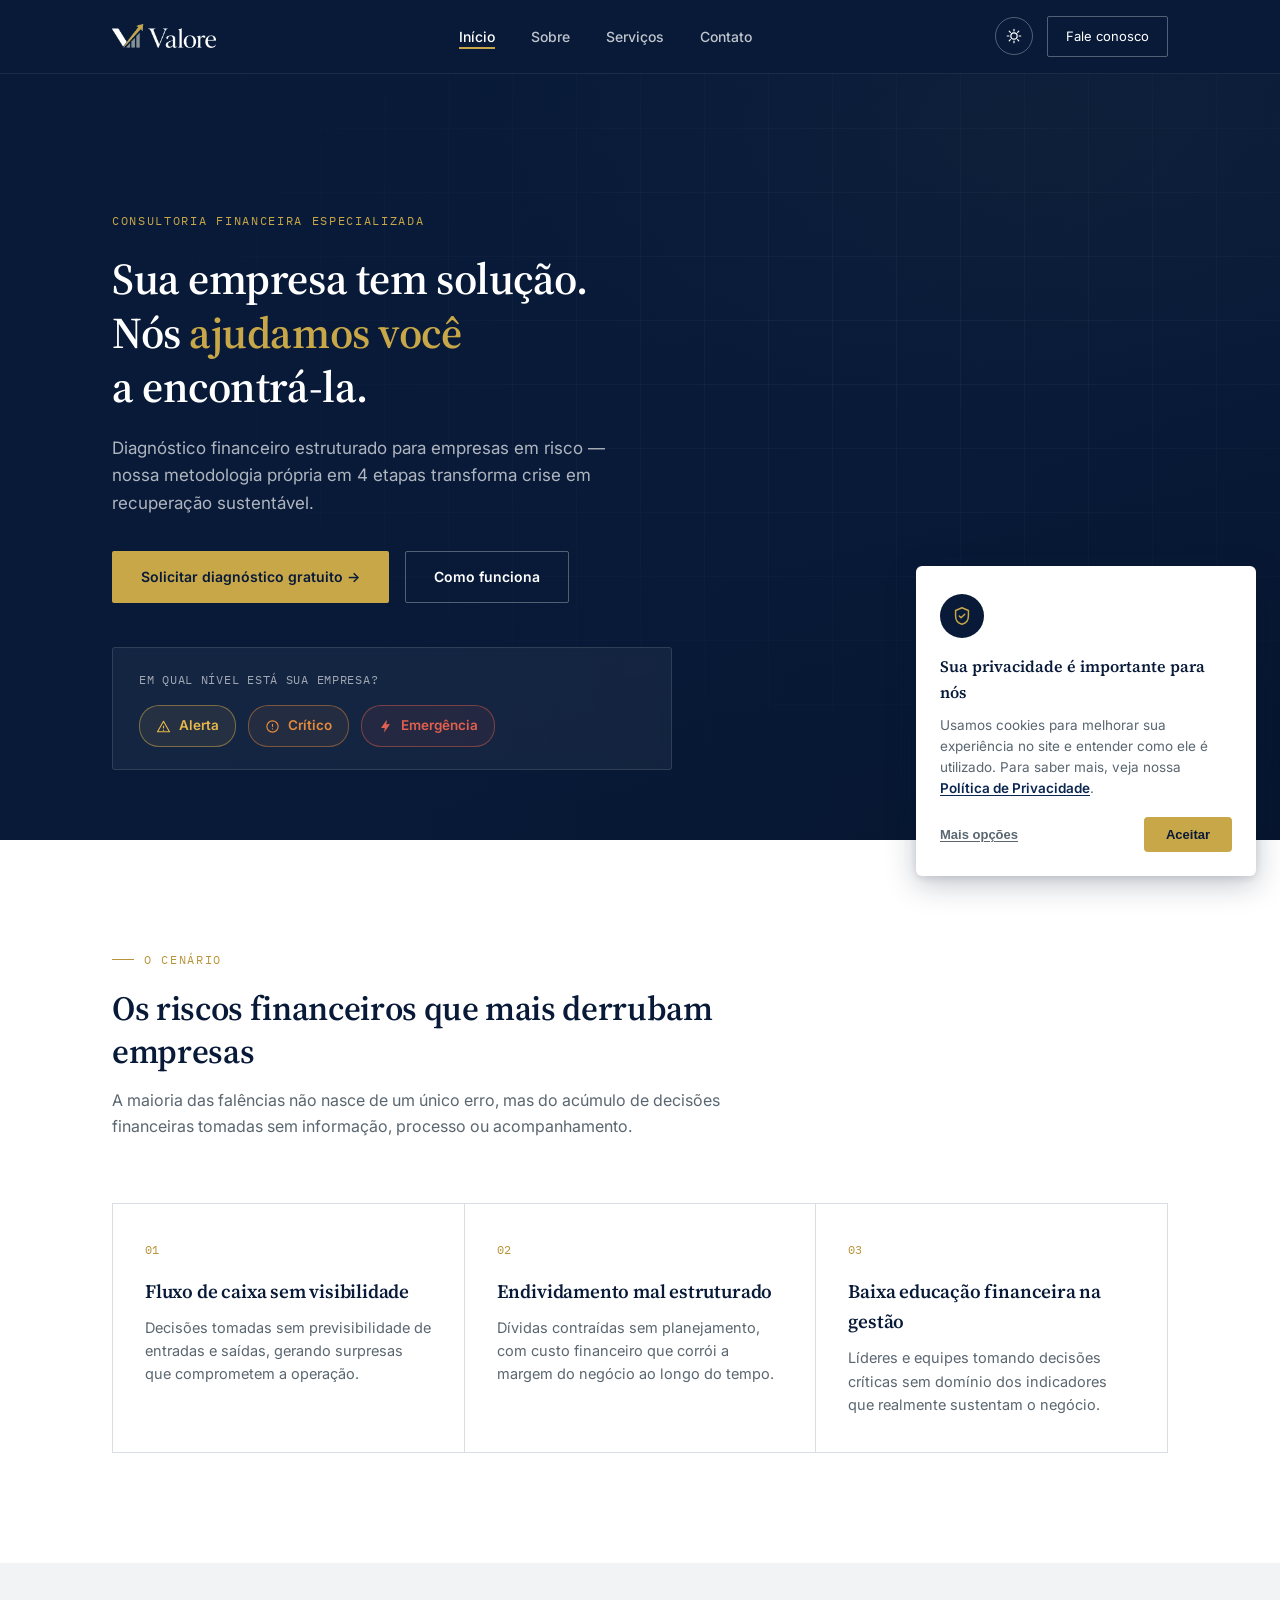
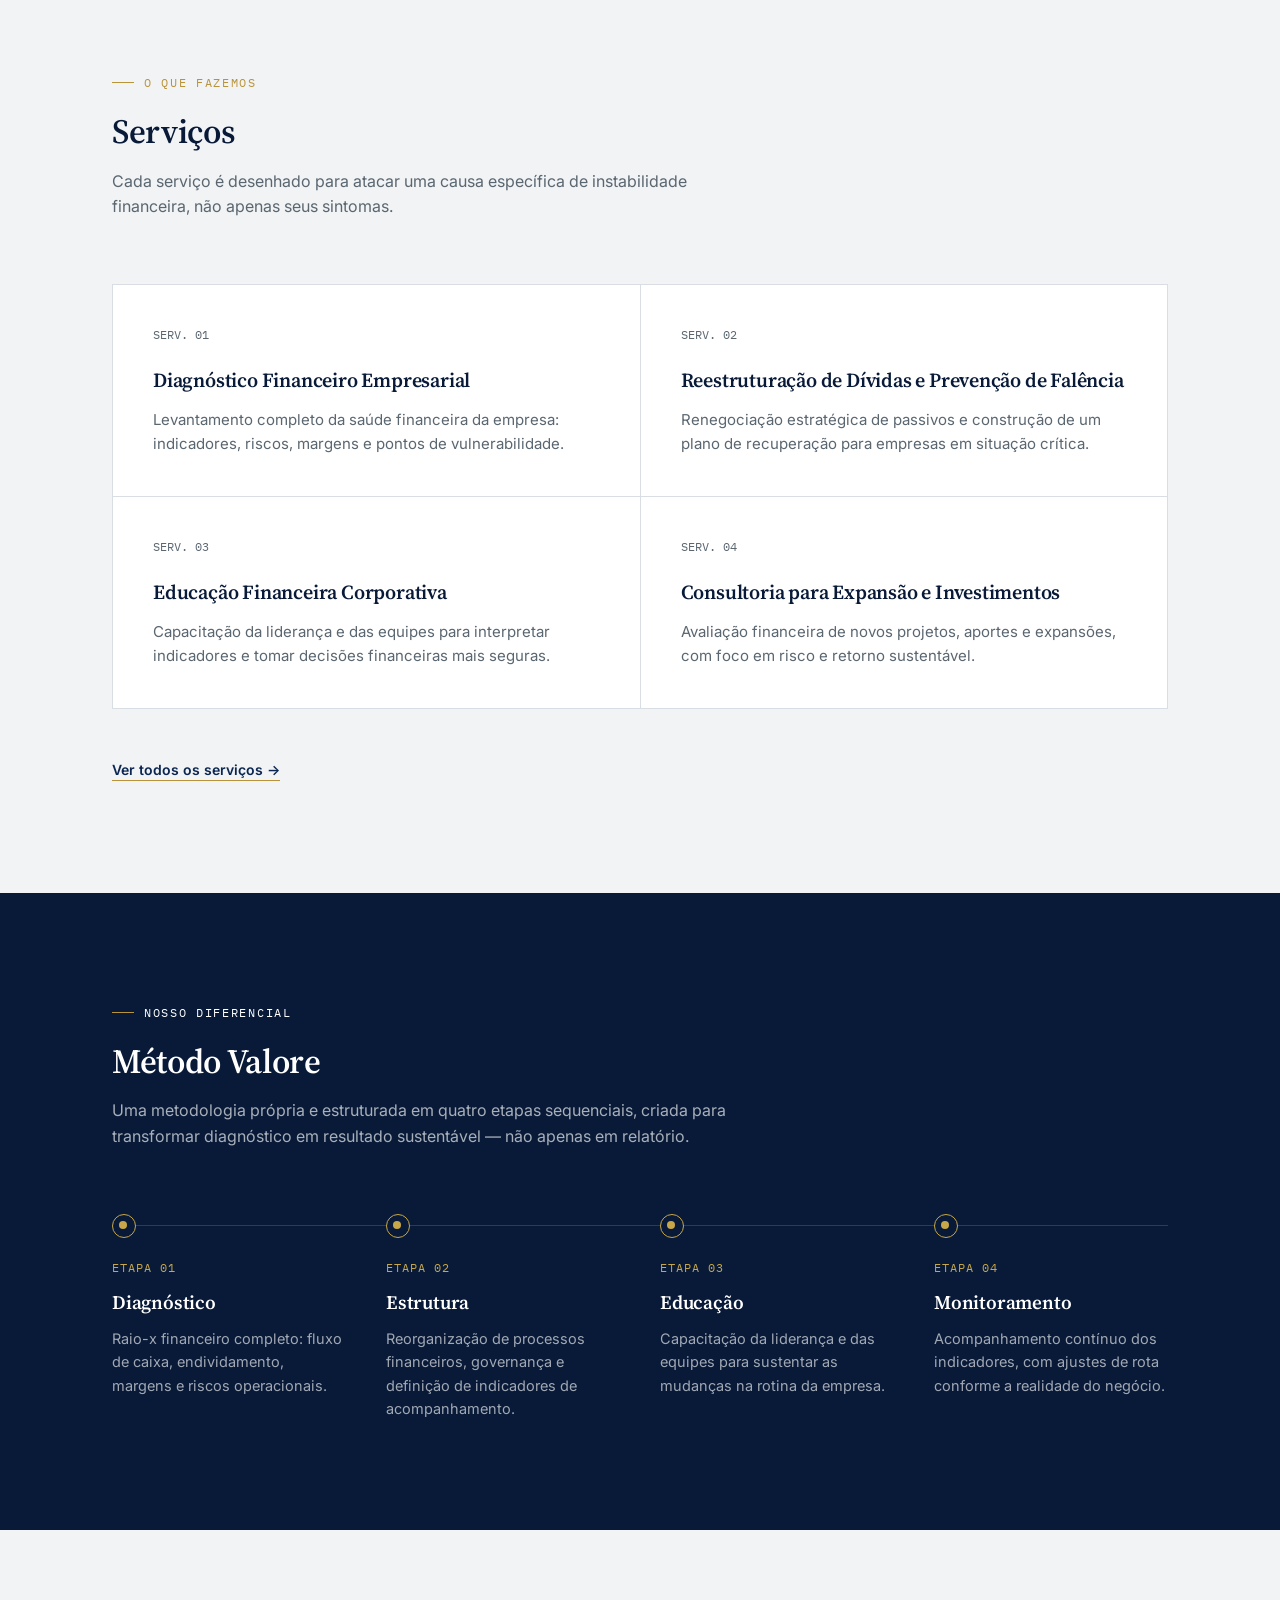
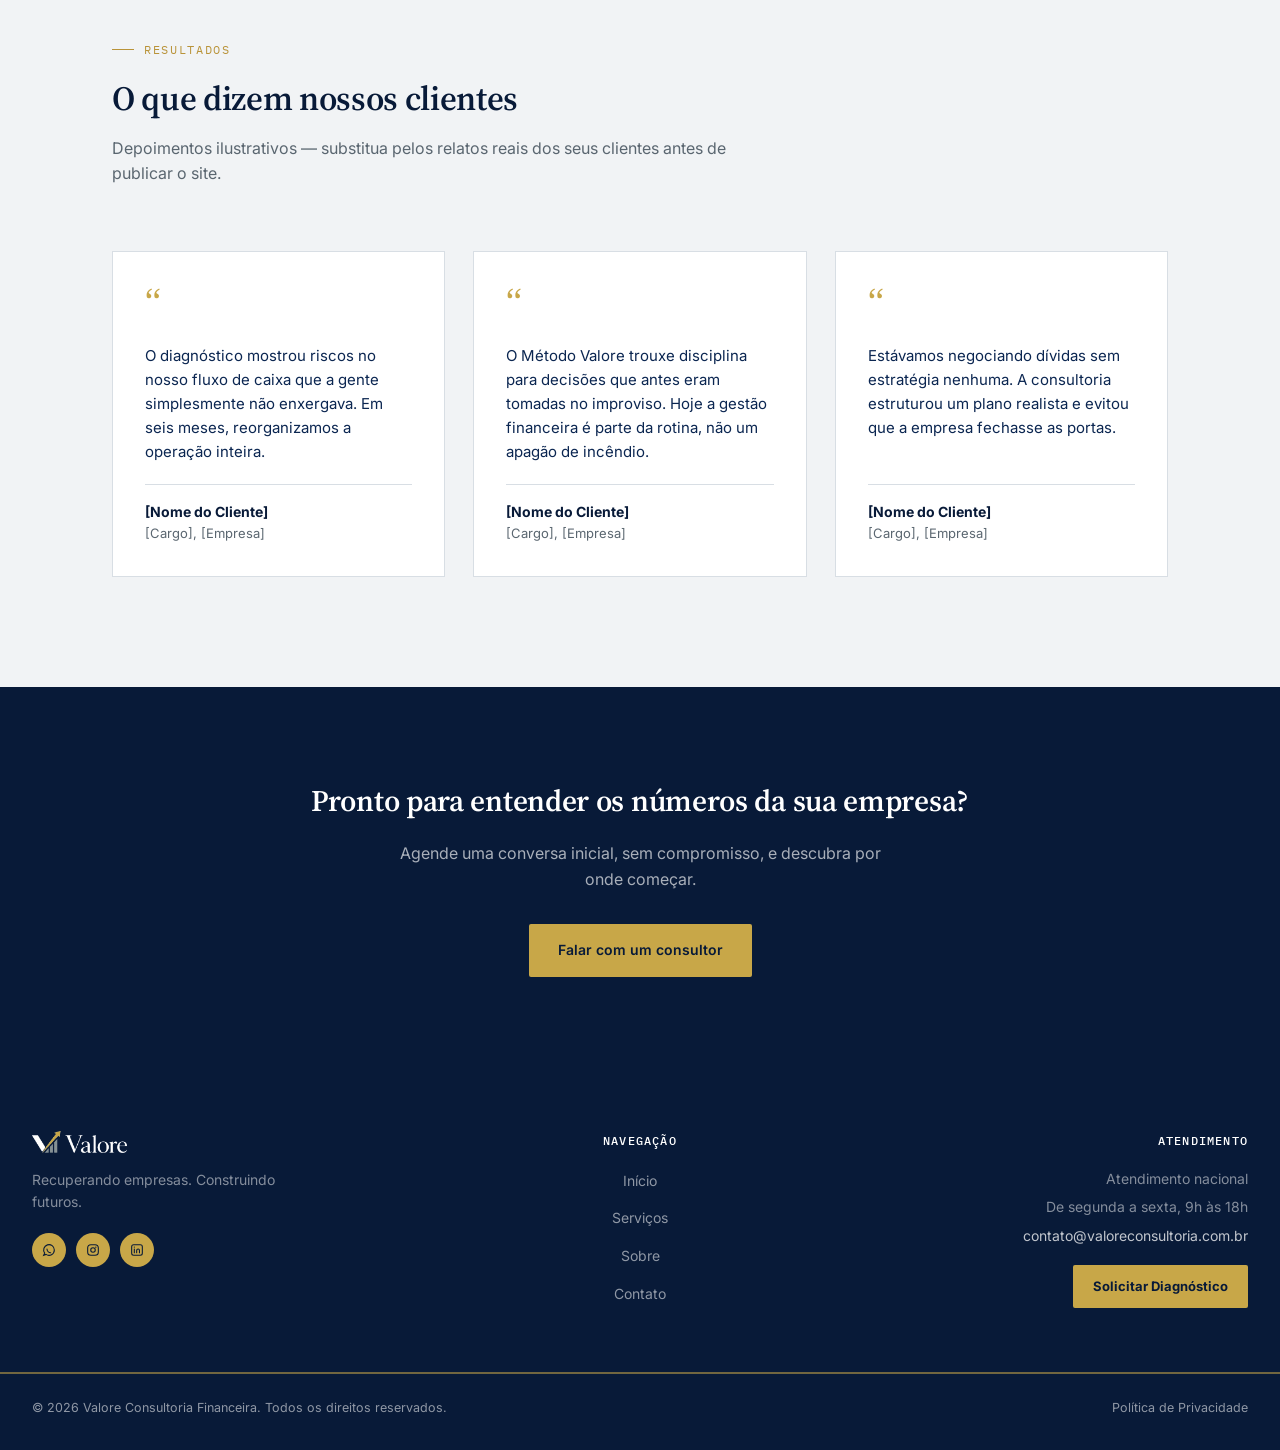
<file: index.html>
<!DOCTYPE html>
<html lang="pt-BR">
<head>
<meta charset="UTF-8">
<meta name="viewport" content="width=device-width, initial-scale=1.0">
<title>Valore Consultoria Financeira</title>
<meta name="description" content="Consultoria financeira especializada em diagnóstico, educação financeira e prevenção de falência empresarial.">
<link rel="preconnect" href="https://fonts.googleapis.com">
<link rel="preconnect" href="https://fonts.gstatic.com" crossorigin>
<link href="https://fonts.googleapis.com/css2?family=Source+Serif+4:opsz,wght@8..60,400;8..60,500;8..60,600;8..60,700&family=Inter:wght@400;500;600&family=IBM+Plex+Mono:wght@400;500&display=swap" rel="stylesheet">
<link rel="stylesheet" href="style.css">
<link rel="icon" type="image/png" href="valore-icon-square.png">
<script>
  (function () {
    try {
      var saved = localStorage.getItem('valore-theme');
      if (saved === 'dark') document.documentElement.setAttribute('data-theme', 'dark');
    } catch (e) {}
  })();
</script>
</head>
<body>

<header>
  <div class="nav-wrap">
    <a href="index.html" class="logo">
      <img src="valore-logo-white.png" alt="Valore Consultoria Financeira" class="logo-img">
    </a>
    <nav>
      <ul>
        <li><a href="index.html" class="active">Início</a></li>
        <li><a href="sobre.html">Sobre</a></li>
        <li><a href="servicos.html">Serviços</a></li>
        <li><a href="contato.html">Contato</a></li>
      </ul>
    </nav>
    <div class="nav-right">
      <button id="theme-toggle" class="theme-toggle" aria-label="Alternar modo escuro" type="button">
        <svg class="icon-sun" viewBox="0 0 24 24" fill="none"><circle cx="12" cy="12" r="4.2" stroke="currentColor" stroke-width="1.6"/><path d="M12 3v2.2M12 18.8V21M21 12h-2.2M5.2 12H3M18.4 5.6l-1.55 1.55M7.15 16.85 5.6 18.4M18.4 18.4l-1.55-1.55M7.15 7.15 5.6 5.6" stroke="currentColor" stroke-width="1.6" stroke-linecap="round"/></svg>
        <svg class="icon-moon" viewBox="0 0 24 24" fill="none"><path d="M20 14.5A8.5 8.5 0 1 1 9.5 4a6.8 6.8 0 0 0 10.5 10.5z" stroke="currentColor" stroke-width="1.6" stroke-linejoin="round"/></svg>
      </button>
      <a href="contato.html" class="nav-cta">Fale conosco</a>
    </div>
  </div>
</header>

<!-- HERO -->
<section class="hero hero-photo">
  <div class="hero-grid-lines"></div>
  <div class="container">
    <div class="hero-content-narrow">
      <div class="hero-eyebrow">Consultoria Financeira Especializada</div>
      <h1>Sua empresa tem solução.<br>Nós <em>ajudamos você</em><br>a encontrá-la.</h1>
      <p>Diagnóstico financeiro estruturado para empresas em risco — nossa metodologia própria em 4 etapas transforma crise em recuperação sustentável.</p>
      <div class="hero-actions">
        <a href="contato.html" class="btn btn-primary">Solicitar diagnóstico gratuito →</a>
        <a href="servicos.html" class="btn btn-outline">Como funciona</a>
      </div>

      <div class="risk-card">
        <span class="risk-card-label">Em qual nível está sua empresa?</span>
        <div class="risk-options">
          <a href="contato.html?nivel=alerta" class="risk-pill risk-alerta">
            <svg viewBox="0 0 20 20" fill="none"><path d="M10 3l8 14H2L10 3z" stroke="currentColor" stroke-width="1.5" stroke-linejoin="round"/><line x1="10" y1="9" x2="10" y2="12.5" stroke="currentColor" stroke-width="1.5"/><circle cx="10" cy="15" r="0.9" fill="currentColor"/></svg>
            Alerta
          </a>
          <a href="contato.html?nivel=critico" class="risk-pill risk-critico">
            <svg viewBox="0 0 20 20" fill="none"><circle cx="10" cy="10" r="7.5" stroke="currentColor" stroke-width="1.5"/><line x1="10" y1="6.5" x2="10" y2="10.5" stroke="currentColor" stroke-width="1.5"/><circle cx="10" cy="13.2" r="0.9" fill="currentColor"/></svg>
            Crítico
          </a>
          <a href="contato.html?nivel=emergencia" class="risk-pill risk-emergencia">
            <svg viewBox="0 0 20 20" fill="none"><path d="M11 2 4 12h5l-1 6 8-11h-5l1-5z" fill="currentColor"/></svg>
            Emergência
          </a>
        </div>
      </div>
    </div>
  </div>
</section>

<!-- DESAFIOS -->
<section id="desafios">
  <div class="container">
    <div class="section-head">
      <div class="eyebrow">O cenário</div>
      <h2>Os riscos financeiros que mais derrubam empresas</h2>
      <p>A maioria das falências não nasce de um único erro, mas do acúmulo de decisões financeiras tomadas sem informação, processo ou acompanhamento.</p>
    </div>
    <div class="challenge-grid">
      <div class="challenge-card">
        <span class="num">01</span>
        <h3>Fluxo de caixa sem visibilidade</h3>
        <p>Decisões tomadas sem previsibilidade de entradas e saídas, gerando surpresas que comprometem a operação.</p>
      </div>
      <div class="challenge-card">
        <span class="num">02</span>
        <h3>Endividamento mal estruturado</h3>
        <p>Dívidas contraídas sem planejamento, com custo financeiro que corrói a margem do negócio ao longo do tempo.</p>
      </div>
      <div class="challenge-card">
        <span class="num">03</span>
        <h3>Baixa educação financeira na gestão</h3>
        <p>Líderes e equipes tomando decisões críticas sem domínio dos indicadores que realmente sustentam o negócio.</p>
      </div>
    </div>
  </div>
</section>

<!-- SERVIÇOS (teaser) -->
<section class="section-alt">
  <div class="container">
    <div class="section-head">
      <div class="eyebrow">O que fazemos</div>
      <h2>Serviços</h2>
      <p>Cada serviço é desenhado para atacar uma causa específica de instabilidade financeira, não apenas seus sintomas.</p>
    </div>
    <div class="services-grid">
      <div class="service-card">
        <span class="num">SERV. 01</span>
        <h3>Diagnóstico Financeiro Empresarial</h3>
        <p>Levantamento completo da saúde financeira da empresa: indicadores, riscos, margens e pontos de vulnerabilidade.</p>
      </div>
      <div class="service-card">
        <span class="num">SERV. 02</span>
        <h3>Reestruturação de Dívidas e Prevenção de Falência</h3>
        <p>Renegociação estratégica de passivos e construção de um plano de recuperação para empresas em situação crítica.</p>
      </div>
      <div class="service-card">
        <span class="num">SERV. 03</span>
        <h3>Educação Financeira Corporativa</h3>
        <p>Capacitação da liderança e das equipes para interpretar indicadores e tomar decisões financeiras mais seguras.</p>
      </div>
      <div class="service-card">
        <span class="num">SERV. 04</span>
        <h3>Consultoria para Expansão e Investimentos</h3>
        <p>Avaliação financeira de novos projetos, aportes e expansões, com foco em risco e retorno sustentável.</p>
      </div>
    </div>
    <div class="section-foot-link">
      <a href="servicos.html" class="text-link">Ver todos os serviços →</a>
    </div>
  </div>
</section>

<!-- MÉTODO -->
<section class="method">
  <div class="container">
    <div class="section-head">
      <div class="eyebrow">Nosso diferencial</div>
      <h2>Método Valore</h2>
      <p>Uma metodologia própria e estruturada em quatro etapas sequenciais, criada para transformar diagnóstico em resultado sustentável — não apenas em relatório.</p>
    </div>
    <div class="method-line">
      <div class="method-step">
        <span class="step-label">ETAPA 01</span>
        <h3>Diagnóstico</h3>
        <p>Raio-x financeiro completo: fluxo de caixa, endividamento, margens e riscos operacionais.</p>
      </div>
      <div class="method-step">
        <span class="step-label">ETAPA 02</span>
        <h3>Estrutura</h3>
        <p>Reorganização de processos financeiros, governança e definição de indicadores de acompanhamento.</p>
      </div>
      <div class="method-step">
        <span class="step-label">ETAPA 03</span>
        <h3>Educação</h3>
        <p>Capacitação da liderança e das equipes para sustentar as mudanças na rotina da empresa.</p>
      </div>
      <div class="method-step">
        <span class="step-label">ETAPA 04</span>
        <h3>Monitoramento</h3>
        <p>Acompanhamento contínuo dos indicadores, com ajustes de rota conforme a realidade do negócio.</p>
      </div>
    </div>
  </div>
</section>

<!-- DEPOIMENTOS -->
<section class="section-alt">
  <div class="container">
    <div class="section-head">
      <div class="eyebrow">Resultados</div>
      <h2>O que dizem nossos clientes</h2>
      <p>Depoimentos ilustrativos — substitua pelos relatos reais dos seus clientes antes de publicar o site.</p>
    </div>
    <div class="testimonial-grid">
      <div class="testimonial-card">
        <span class="quote-mark">“</span>
        <p class="quote">O diagnóstico mostrou riscos no nosso fluxo de caixa que a gente simplesmente não enxergava. Em seis meses, reorganizamos a operação inteira.</p>
        <div class="testimonial-author">
          <strong>[Nome do Cliente]</strong>
          <span>[Cargo], [Empresa]</span>
        </div>
      </div>
      <div class="testimonial-card">
        <span class="quote-mark">“</span>
        <p class="quote">O Método Valore trouxe disciplina para decisões que antes eram tomadas no improviso. Hoje a gestão financeira é parte da rotina, não um apagão de incêndio.</p>
        <div class="testimonial-author">
          <strong>[Nome do Cliente]</strong>
          <span>[Cargo], [Empresa]</span>
        </div>
      </div>
      <div class="testimonial-card">
        <span class="quote-mark">“</span>
        <p class="quote">Estávamos negociando dívidas sem estratégia nenhuma. A consultoria estruturou um plano realista e evitou que a empresa fechasse as portas.</p>
        <div class="testimonial-author">
          <strong>[Nome do Cliente]</strong>
          <span>[Cargo], [Empresa]</span>
        </div>
      </div>
    </div>
  </div>
</section>

<section class="cta-band">
  <div class="container">
    <h2>Pronto para entender os números da sua empresa?</h2>
    <p>Agende uma conversa inicial, sem compromisso, e descubra por onde começar.</p>
    <a href="contato.html" class="btn btn-primary">Falar com um consultor</a>
  </div>
</section>

<footer>
  <div class="container">
    <div class="footer-top">
      <div>
        <img src="valore-logo-white.png" alt="Valore Consultoria Financeira" class="footer-logo-img">
        <p class="footer-tagline">Recuperando empresas. Construindo futuros.</p>
        <div class="footer-social">
          <a href="#" aria-label="WhatsApp">
            <svg viewBox="0 0 24 24" fill="none"><path d="M20 12a8 8 0 10-14.5 4.6L4 20l3.5-1.4A8 8 0 0020 12z" stroke="currentColor" stroke-width="1.6"/><path d="M9 10.5c0 3 2.5 5.5 5.5 5.5" stroke="currentColor" stroke-width="1.6" stroke-linecap="round"/></svg>
          </a>
          <a href="#" aria-label="Instagram">
            <svg viewBox="0 0 24 24" fill="none"><rect x="4" y="4" width="16" height="16" rx="5" stroke="currentColor" stroke-width="1.6"/><circle cx="12" cy="12" r="3.4" stroke="currentColor" stroke-width="1.6"/><circle cx="16.2" cy="7.8" r="1" fill="currentColor"/></svg>
          </a>
          <a href="#" aria-label="LinkedIn">
            <svg viewBox="0 0 24 24" fill="none"><rect x="4" y="4" width="16" height="16" rx="3" stroke="currentColor" stroke-width="1.6"/><line x1="8" y1="10.5" x2="8" y2="16" stroke="currentColor" stroke-width="1.6" stroke-linecap="round"/><circle cx="8" cy="7.6" r="0.9" fill="currentColor"/><path d="M11.5 16v-3.2c0-1.3 1-2.2 2.2-2.2s2 .9 2 2.2V16" stroke="currentColor" stroke-width="1.6" stroke-linecap="round"/></svg>
          </a>
        </div>
      </div>
      <div>
        <h4>Navegação</h4>
        <ul class="footer-links">
          <li><a href="index.html">Início</a></li>
          <li><a href="servicos.html">Serviços</a></li>
          <li><a href="sobre.html">Sobre</a></li>
          <li><a href="contato.html">Contato</a></li>
        </ul>
      </div>
      <div>
        <h4>Atendimento</h4>
        <p class="footer-attend-label">Atendimento nacional</p>
        <p class="footer-attend-label">De segunda a sexta, 9h às 18h</p>
        <p class="footer-attend-email"><a href="mailto:contato@valoreconsultoria.com.br">contato@valoreconsultoria.com.br</a></p>
        <a href="contato.html" class="footer-cta-btn">Solicitar Diagnóstico</a>
      </div>
    </div>
  </div>
  <div class="footer-wide-line"></div>
  <div class="container">
    <div class="footer-bottom">
      <span>© 2026 Valore Consultoria Financeira. Todos os direitos reservados.</span>
      <a href="#" class="footer-legal-link">Política de Privacidade</a>
    </div>
  </div>
</footer>

<div id="cookie-consent" class="cookie-consent">
  <div class="cookie-consent-icon">
    <svg viewBox="0 0 24 24" fill="none"><path d="M12 3l7 3v6c0 4.5-3 8-7 9-4-1-7-4.5-7-9V6l7-3z" stroke="currentColor" stroke-width="1.6" stroke-linejoin="round"/><path d="M9 12l2 2 4-4" stroke="currentColor" stroke-width="1.6" stroke-linecap="round" stroke-linejoin="round"/></svg>
  </div>
  <h5>Sua privacidade é importante para nós</h5>
  <p>Usamos cookies para melhorar sua experiência no site e entender como ele é utilizado. Para saber mais, veja nossa <a href="#">Política de Privacidade</a>.</p>
  <div class="cookie-consent-actions">
    <button id="cookie-more" type="button" class="cookie-more-btn">Mais opções</button>
    <button id="cookie-accept" type="button" class="cookie-accept-btn">Aceitar</button>
  </div>
</div>

<script src="theme.js"></script>
<script src="cookie-consent.js"></script>
</body>
</html>
</file>
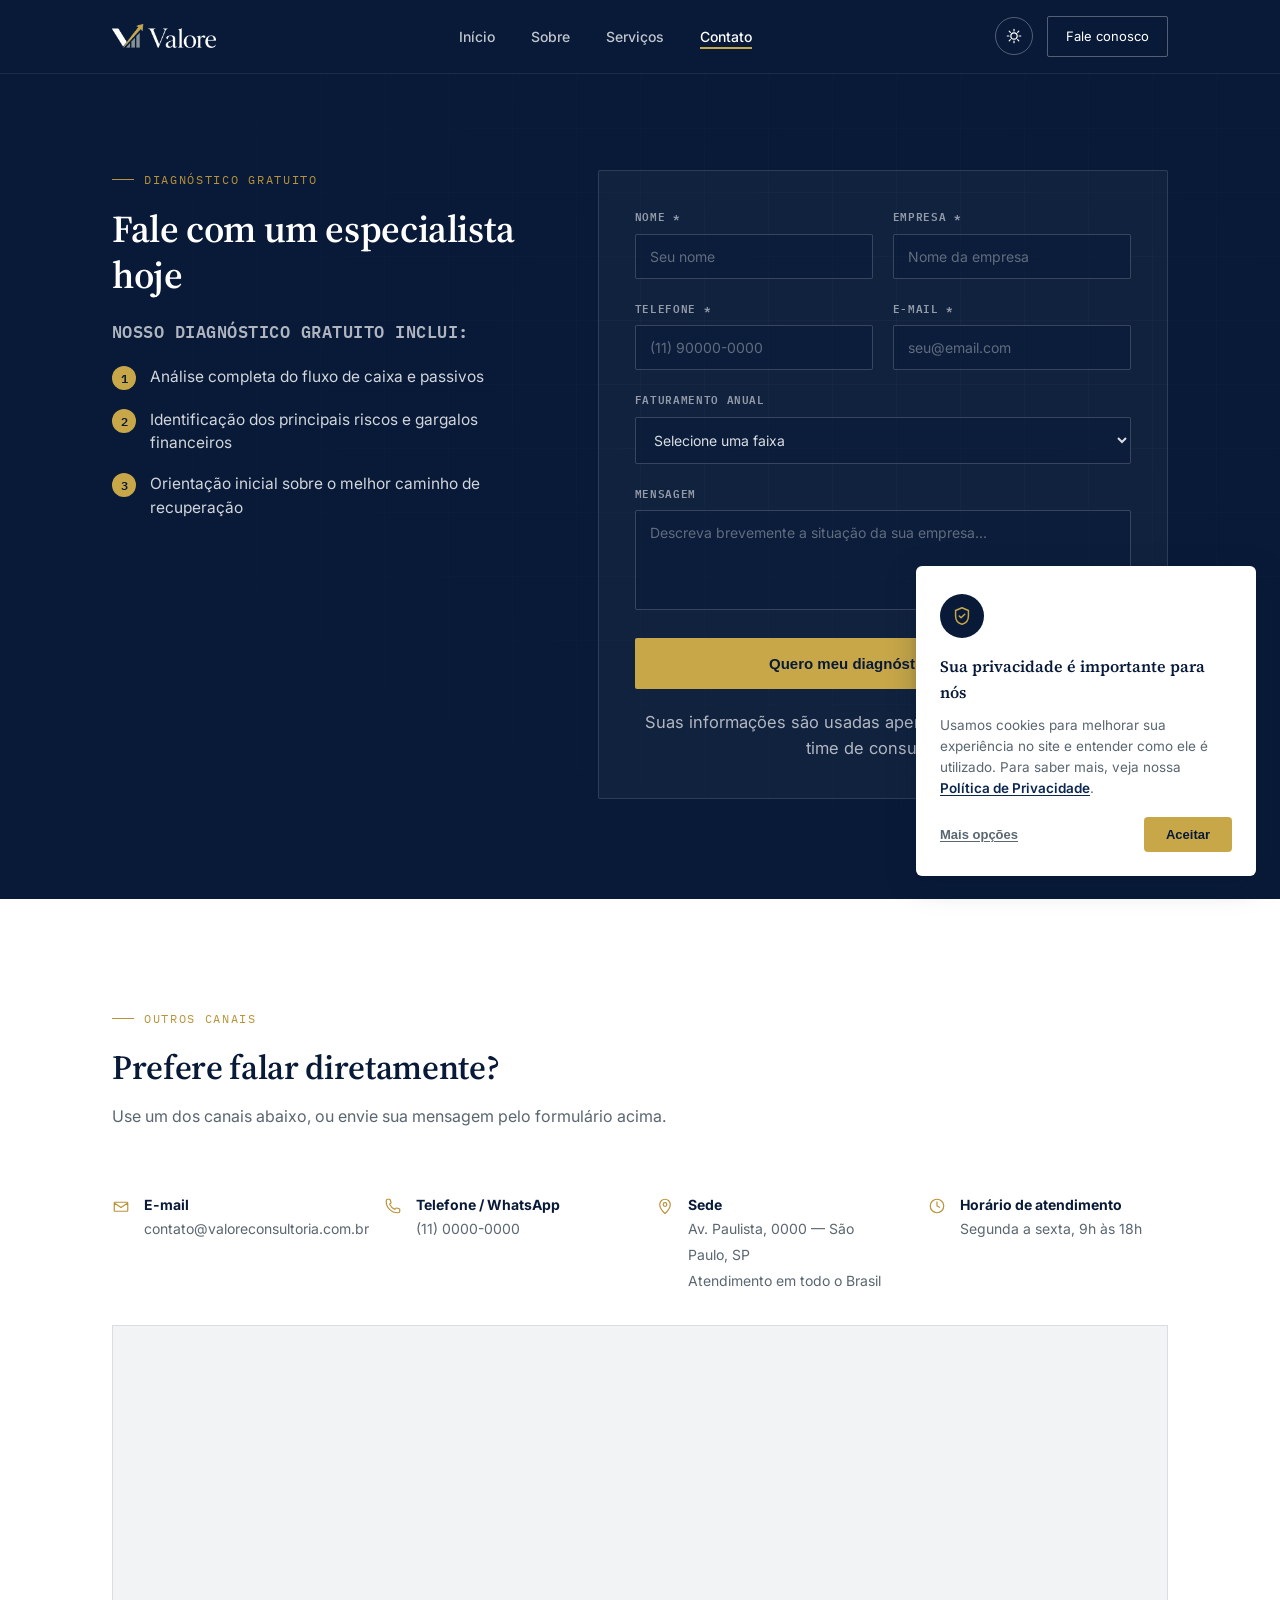
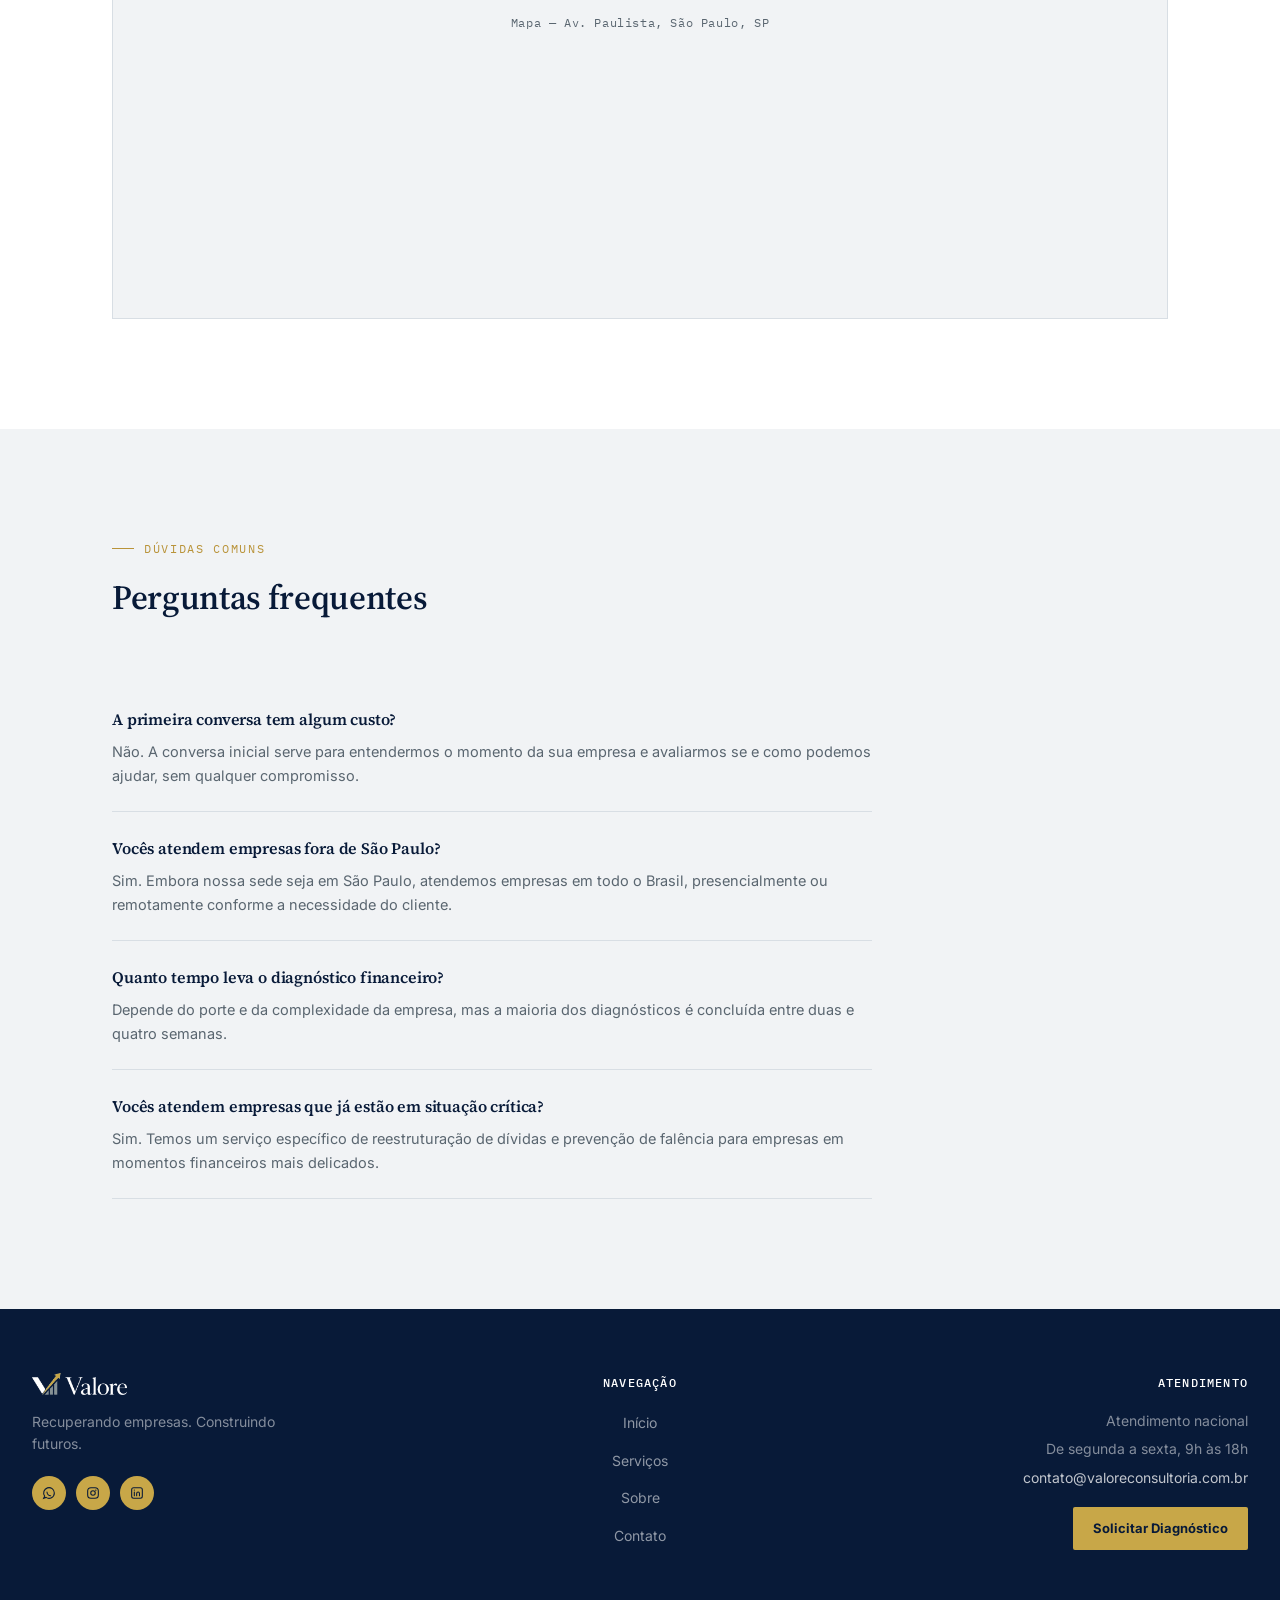
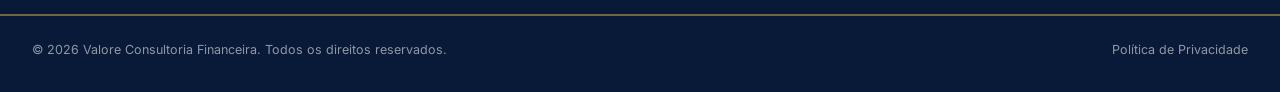
<file: contato.html>
<!DOCTYPE html>
<html lang="pt-BR">
<head>
<meta charset="UTF-8">
<meta name="viewport" content="width=device-width, initial-scale=1.0">
<title>Contato — Valore Consultoria Financeira</title>
<meta name="description" content="Fale com a Valore Consultoria Financeira. Atendimento em todo o Brasil, com sede em São Paulo.">
<link rel="preconnect" href="https://fonts.googleapis.com">
<link rel="preconnect" href="https://fonts.gstatic.com" crossorigin>
<link href="https://fonts.googleapis.com/css2?family=Source+Serif+4:opsz,wght@8..60,400;8..60,500;8..60,600;8..60,700&family=Inter:wght@400;500;600&family=IBM+Plex+Mono:wght@400;500&display=swap" rel="stylesheet">
<link rel="stylesheet" href="style.css">
<link rel="icon" type="image/png" href="valore-icon-square.png">
<script>
  (function () {
    try {
      var saved = localStorage.getItem('valore-theme');
      if (saved === 'dark') document.documentElement.setAttribute('data-theme', 'dark');
    } catch (e) {}
  })();
</script>
</head>
<body>

<header>
  <div class="nav-wrap">
    <a href="index.html" class="logo">
      <img src="valore-logo-white.png" alt="Valore Consultoria Financeira" class="logo-img">
    </a>
    <nav>
      <ul>
        <li><a href="index.html">Início</a></li>
        <li><a href="sobre.html">Sobre</a></li>
        <li><a href="servicos.html">Serviços</a></li>
        <li><a href="contato.html" class="active">Contato</a></li>
      </ul>
    </nav>
    <div class="nav-right">
      <button id="theme-toggle" class="theme-toggle" aria-label="Alternar modo escuro" type="button">
        <svg class="icon-sun" viewBox="0 0 24 24" fill="none"><circle cx="12" cy="12" r="4.2" stroke="currentColor" stroke-width="1.6"/><path d="M12 3v2.2M12 18.8V21M21 12h-2.2M5.2 12H3M18.4 5.6l-1.55 1.55M7.15 16.85 5.6 18.4M18.4 18.4l-1.55-1.55M7.15 7.15 5.6 5.6" stroke="currentColor" stroke-width="1.6" stroke-linecap="round"/></svg>
        <svg class="icon-moon" viewBox="0 0 24 24" fill="none"><path d="M20 14.5A8.5 8.5 0 1 1 9.5 4a6.8 6.8 0 0 0 10.5 10.5z" stroke="currentColor" stroke-width="1.6" stroke-linejoin="round"/></svg>
      </button>
      <a href="contato.html" class="nav-cta">Fale conosco</a>
    </div>
  </div>
</header>

<section class="page-hero diagnostic-hero">
  <div class="hero-grid-lines"></div>
  <div class="container diagnostic-grid">
    <div class="diagnostic-copy">
      <div class="eyebrow">Diagnóstico gratuito</div>
      <h1>Fale com um especialista hoje</h1>
      <p class="diagnostic-lead">Nosso diagnóstico gratuito inclui:</p>
      <ul class="diagnostic-list">
        <li><span class="num">1</span>Análise completa do fluxo de caixa e passivos</li>
        <li><span class="num">2</span>Identificação dos principais riscos e gargalos financeiros</li>
        <li><span class="num">3</span>Orientação inicial sobre o melhor caminho de recuperação</li>
      </ul>
    </div>

    <form class="diagnostic-form" onsubmit="event.preventDefault(); this.querySelector('.submit-btn-lg').textContent='Recebemos sua solicitação ✓'; this.querySelector('.submit-btn-lg').disabled=true;">
      <div class="form-row">
        <div class="field">
          <label for="d-nome">Nome *</label>
          <input id="d-nome" type="text" placeholder="Seu nome" required>
        </div>
        <div class="field">
          <label for="d-empresa">Empresa *</label>
          <input id="d-empresa" type="text" placeholder="Nome da empresa" required>
        </div>
      </div>
      <div class="form-row">
        <div class="field">
          <label for="d-telefone">Telefone *</label>
          <input id="d-telefone" type="tel" placeholder="(11) 90000-0000" required>
        </div>
        <div class="field">
          <label for="d-email">E-mail *</label>
          <input id="d-email" type="email" placeholder="seu@email.com" required>
        </div>
      </div>
      <div class="field">
        <label for="d-faturamento">Faturamento anual</label>
        <select id="d-faturamento">
          <option value="">Selecione uma faixa</option>
          <option>Até R$ 360 mil</option>
          <option>R$ 360 mil a R$ 4,8 milhões</option>
          <option>R$ 4,8 milhões a R$ 20 milhões</option>
          <option>Acima de R$ 20 milhões</option>
        </select>
      </div>
      <div class="field">
        <label for="d-mensagem">Mensagem</label>
        <textarea id="d-mensagem" placeholder="Descreva brevemente a situação da sua empresa..."></textarea>
      </div>
      <button type="submit" class="submit-btn-lg">Quero meu diagnóstico gratuito</button>
      <p class="form-note-dark">Suas informações são usadas apenas para retorno do nosso time de consultoria.</p>
    </form>
  </div>
</section>

<script>
  // Pré-preenche a mensagem quando chega pelo card "Em qual nível está sua empresa?" na home
  (function(){
    const params = new URLSearchParams(window.location.search);
    const nivel = params.get('nivel');
    if(!nivel) return;
    const textos = {
      alerta: 'Percebi alguns sinais de alerta financeiro na minha empresa e gostaria de entender melhor a situação.',
      critico: 'Minha empresa está em um momento financeiro crítico e preciso de orientação o quanto antes.',
      emergencia: 'Estamos em uma situação de emergência financeira e precisamos de ajuda urgente.'
    };
    const mensagem = document.getElementById('d-mensagem');
    if(mensagem && textos[nivel]) mensagem.value = textos[nivel];
  })();
</script>

<section>
  <div class="container">
    <div class="section-head">
      <div class="eyebrow">Outros canais</div>
      <h2>Prefere falar diretamente?</h2>
      <p>Use um dos canais abaixo, ou envie sua mensagem pelo formulário acima.</p>
    </div>

    <div class="contact-channels-grid">
      <div class="contact-detail">
        <svg class="icon" viewBox="0 0 24 24" fill="none"><path d="M3 8l9 6 9-6M3 8v10a1 1 0 001 1h16a1 1 0 001-1V8M3 8a1 1 0 011-1h16a1 1 0 011 1" stroke="currentColor" stroke-width="1.6"/></svg>
        <div><strong>E-mail</strong><span>contato@valoreconsultoria.com.br</span></div>
      </div>
      <div class="contact-detail">
        <svg class="icon" viewBox="0 0 24 24" fill="none"><path d="M3 5c0-1.1.9-2 2-2h2.2c.5 0 1 .3 1.1.8l1 3.2c.2.5 0 1-.4 1.3L7.5 9.5a13 13 0 007 7l1.2-1.4c.3-.4.9-.5 1.3-.4l3.2 1c.5.2.8.6.8 1.1V19c0 1.1-.9 2-2 2h-1C9.9 21 3 14.1 3 5.9V5z" stroke="currentColor" stroke-width="1.6"/></svg>
        <div><strong>Telefone / WhatsApp</strong><span>(11) 0000-0000</span></div>
      </div>
      <div class="contact-detail">
        <svg class="icon" viewBox="0 0 24 24" fill="none"><path d="M12 22s7-6.2 7-12a7 7 0 10-14 0c0 5.8 7 12 7 12z" stroke="currentColor" stroke-width="1.6"/><circle cx="12" cy="10" r="2.4" stroke="currentColor" stroke-width="1.6"/></svg>
        <div><strong>Sede</strong><span>Av. Paulista, 0000 — São Paulo, SP<br>Atendimento em todo o Brasil</span></div>
      </div>
      <div class="contact-detail">
        <svg class="icon" viewBox="0 0 24 24" fill="none"><path d="M12 6v6l4 2" stroke="currentColor" stroke-width="1.6"/><circle cx="12" cy="12" r="9" stroke="currentColor" stroke-width="1.6"/></svg>
        <div><strong>Horário de atendimento</strong><span>Segunda a sexta, 9h às 18h</span></div>
      </div>
    </div>

    <div class="map-frame">Mapa — Av. Paulista, São Paulo, SP</div>
  </div>
</section>

<section class="section-alt">
  <div class="container">
    <div class="section-head">
      <div class="eyebrow">Dúvidas comuns</div>
      <h2>Perguntas frequentes</h2>
    </div>
    <div style="max-width:760px;">
      <div class="faq-item">
        <h3>A primeira conversa tem algum custo?</h3>
        <p>Não. A conversa inicial serve para entendermos o momento da sua empresa e avaliarmos se e como podemos ajudar, sem qualquer compromisso.</p>
      </div>
      <div class="faq-item">
        <h3>Vocês atendem empresas fora de São Paulo?</h3>
        <p>Sim. Embora nossa sede seja em São Paulo, atendemos empresas em todo o Brasil, presencialmente ou remotamente conforme a necessidade do cliente.</p>
      </div>
      <div class="faq-item">
        <h3>Quanto tempo leva o diagnóstico financeiro?</h3>
        <p>Depende do porte e da complexidade da empresa, mas a maioria dos diagnósticos é concluída entre duas e quatro semanas.</p>
      </div>
      <div class="faq-item">
        <h3>Vocês atendem empresas que já estão em situação crítica?</h3>
        <p>Sim. Temos um serviço específico de reestruturação de dívidas e prevenção de falência para empresas em momentos financeiros mais delicados.</p>
      </div>
    </div>
  </div>
</section>

<footer>
  <div class="container">
    <div class="footer-top">
      <div>
        <img src="valore-logo-white.png" alt="Valore Consultoria Financeira" class="footer-logo-img">
        <p class="footer-tagline">Recuperando empresas. Construindo futuros.</p>
        <div class="footer-social">
          <a href="#" aria-label="WhatsApp">
            <svg viewBox="0 0 24 24" fill="none"><path d="M20 12a8 8 0 10-14.5 4.6L4 20l3.5-1.4A8 8 0 0020 12z" stroke="currentColor" stroke-width="1.6"/><path d="M9 10.5c0 3 2.5 5.5 5.5 5.5" stroke="currentColor" stroke-width="1.6" stroke-linecap="round"/></svg>
          </a>
          <a href="#" aria-label="Instagram">
            <svg viewBox="0 0 24 24" fill="none"><rect x="4" y="4" width="16" height="16" rx="5" stroke="currentColor" stroke-width="1.6"/><circle cx="12" cy="12" r="3.4" stroke="currentColor" stroke-width="1.6"/><circle cx="16.2" cy="7.8" r="1" fill="currentColor"/></svg>
          </a>
          <a href="#" aria-label="LinkedIn">
            <svg viewBox="0 0 24 24" fill="none"><rect x="4" y="4" width="16" height="16" rx="3" stroke="currentColor" stroke-width="1.6"/><line x1="8" y1="10.5" x2="8" y2="16" stroke="currentColor" stroke-width="1.6" stroke-linecap="round"/><circle cx="8" cy="7.6" r="0.9" fill="currentColor"/><path d="M11.5 16v-3.2c0-1.3 1-2.2 2.2-2.2s2 .9 2 2.2V16" stroke="currentColor" stroke-width="1.6" stroke-linecap="round"/></svg>
          </a>
        </div>
      </div>
      <div>
        <h4>Navegação</h4>
        <ul class="footer-links">
          <li><a href="index.html">Início</a></li>
          <li><a href="servicos.html">Serviços</a></li>
          <li><a href="sobre.html">Sobre</a></li>
          <li><a href="contato.html">Contato</a></li>
        </ul>
      </div>
      <div>
        <h4>Atendimento</h4>
        <p class="footer-attend-label">Atendimento nacional</p>
        <p class="footer-attend-label">De segunda a sexta, 9h às 18h</p>
        <p class="footer-attend-email"><a href="mailto:contato@valoreconsultoria.com.br">contato@valoreconsultoria.com.br</a></p>
        <a href="contato.html" class="footer-cta-btn">Solicitar Diagnóstico</a>
      </div>
    </div>
  </div>
  <div class="footer-wide-line"></div>
  <div class="container">
    <div class="footer-bottom">
      <span>© 2026 Valore Consultoria Financeira. Todos os direitos reservados.</span>
      <a href="#" class="footer-legal-link">Política de Privacidade</a>
    </div>
  </div>
</footer>

<div id="cookie-consent" class="cookie-consent">
  <div class="cookie-consent-icon">
    <svg viewBox="0 0 24 24" fill="none"><path d="M12 3l7 3v6c0 4.5-3 8-7 9-4-1-7-4.5-7-9V6l7-3z" stroke="currentColor" stroke-width="1.6" stroke-linejoin="round"/><path d="M9 12l2 2 4-4" stroke="currentColor" stroke-width="1.6" stroke-linecap="round" stroke-linejoin="round"/></svg>
  </div>
  <h5>Sua privacidade é importante para nós</h5>
  <p>Usamos cookies para melhorar sua experiência no site e entender como ele é utilizado. Para saber mais, veja nossa <a href="#">Política de Privacidade</a>.</p>
  <div class="cookie-consent-actions">
    <button id="cookie-more" type="button" class="cookie-more-btn">Mais opções</button>
    <button id="cookie-accept" type="button" class="cookie-accept-btn">Aceitar</button>
  </div>
</div>

<script src="theme.js"></script>
<script src="cookie-consent.js"></script>
</body>
</html>
</file>
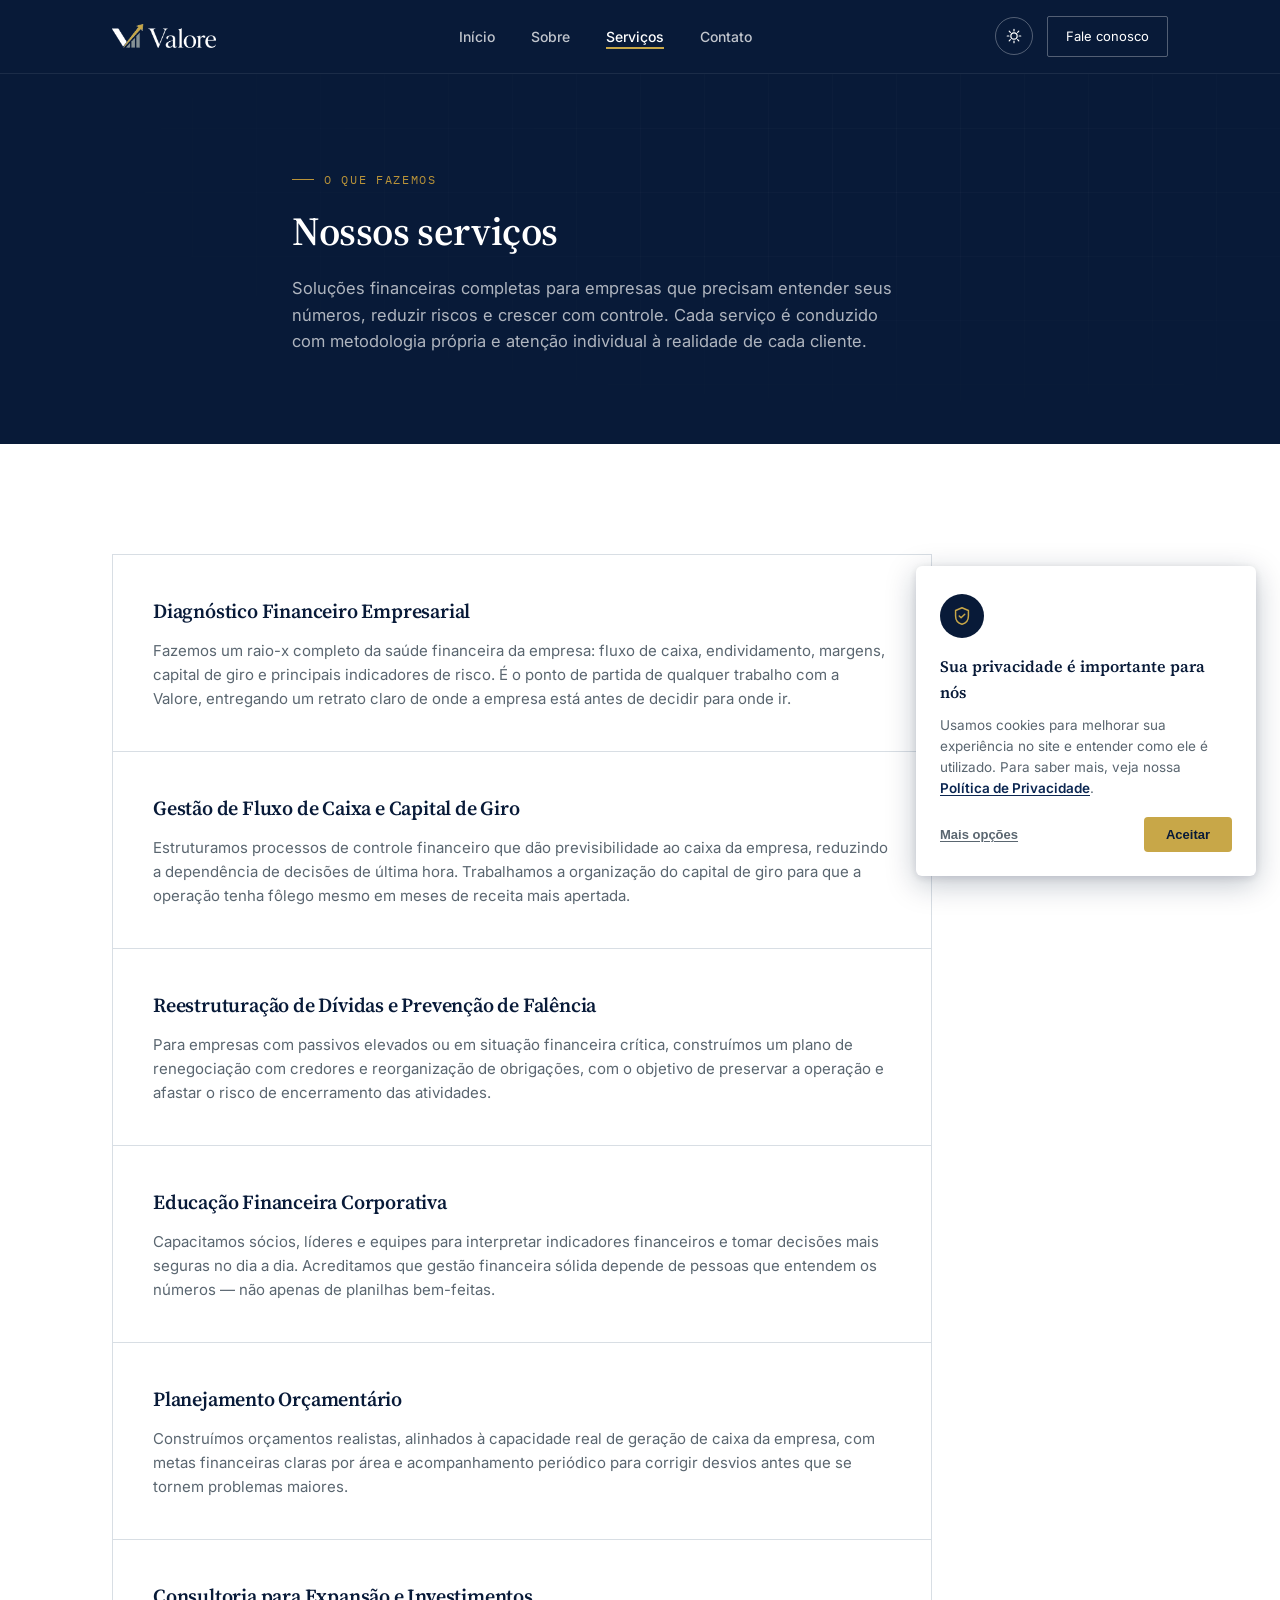
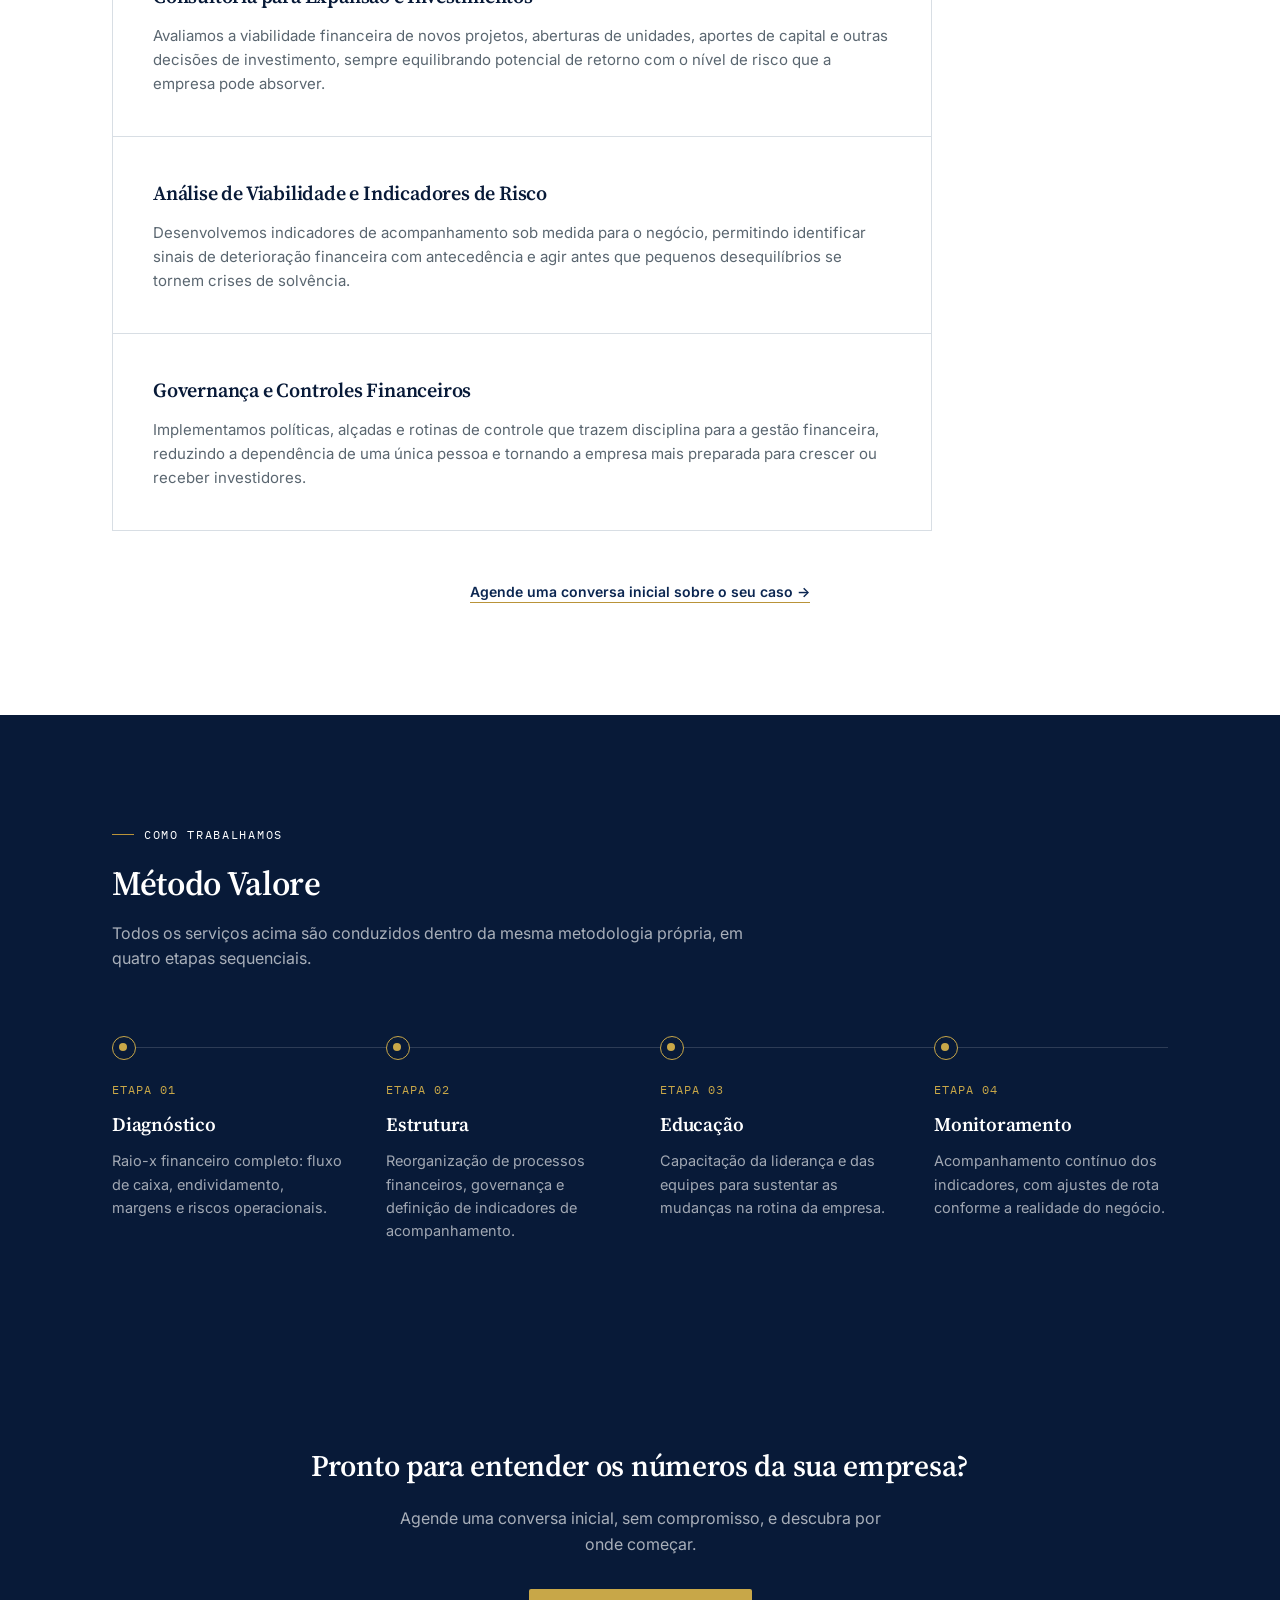
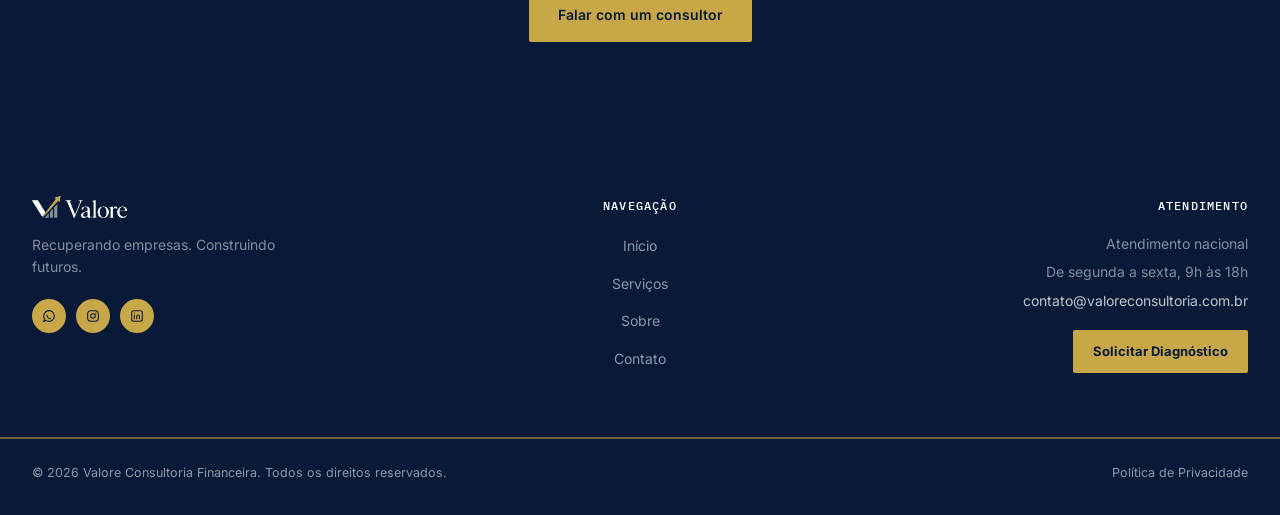
<file: servicos.html>
<!DOCTYPE html>
<html lang="pt-BR">
<head>
<meta charset="UTF-8">
<meta name="viewport" content="width=device-width, initial-scale=1.0">
<title>Serviços — Valore Consultoria Financeira</title>
<meta name="description" content="Conheça os serviços da Valore: diagnóstico financeiro, gestão de fluxo de caixa, reestruturação de dívidas, educação financeira corporativa e mais.">
<link rel="preconnect" href="https://fonts.googleapis.com">
<link rel="preconnect" href="https://fonts.gstatic.com" crossorigin>
<link href="https://fonts.googleapis.com/css2?family=Source+Serif+4:opsz,wght@8..60,400;8..60,500;8..60,600;8..60,700&family=Inter:wght@400;500;600&family=IBM+Plex+Mono:wght@400;500&display=swap" rel="stylesheet">
<link rel="stylesheet" href="style.css">
<link rel="icon" type="image/png" href="valore-icon-square.png">
<script>
  (function () {
    try {
      var saved = localStorage.getItem('valore-theme');
      if (saved === 'dark') document.documentElement.setAttribute('data-theme', 'dark');
    } catch (e) {}
  })();
</script>
</head>
<body>

<header>
  <div class="nav-wrap">
    <a href="index.html" class="logo">
      <img src="valore-logo-white.png" alt="Valore Consultoria Financeira" class="logo-img">
    </a>
    <nav>
      <ul>
        <li><a href="index.html">Início</a></li>
        <li><a href="sobre.html">Sobre</a></li>
        <li><a href="servicos.html" class="active">Serviços</a></li>
        <li><a href="contato.html">Contato</a></li>
      </ul>
    </nav>
    <div class="nav-right">
      <button id="theme-toggle" class="theme-toggle" aria-label="Alternar modo escuro" type="button">
        <svg class="icon-sun" viewBox="0 0 24 24" fill="none"><circle cx="12" cy="12" r="4.2" stroke="currentColor" stroke-width="1.6"/><path d="M12 3v2.2M12 18.8V21M21 12h-2.2M5.2 12H3M18.4 5.6l-1.55 1.55M7.15 16.85 5.6 18.4M18.4 18.4l-1.55-1.55M7.15 7.15 5.6 5.6" stroke="currentColor" stroke-width="1.6" stroke-linecap="round"/></svg>
        <svg class="icon-moon" viewBox="0 0 24 24" fill="none"><path d="M20 14.5A8.5 8.5 0 1 1 9.5 4a6.8 6.8 0 0 0 10.5 10.5z" stroke="currentColor" stroke-width="1.6" stroke-linejoin="round"/></svg>
      </button>
      <a href="contato.html" class="nav-cta">Fale conosco</a>
    </div>
  </div>
</header>

<section class="page-hero">
  <div class="hero-grid-lines"></div>
  <div class="container">
    <div class="eyebrow">O que fazemos</div>
    <h1>Nossos serviços</h1>
    <p>Soluções financeiras completas para empresas que precisam entender seus números, reduzir riscos e crescer com controle. Cada serviço é conduzido com metodologia própria e atenção individual à realidade de cada cliente.</p>
  </div>
</section>

<section>
  <div class="container">
    <div class="services-grid single-col">

      <div class="service-card">
        <h3>Diagnóstico Financeiro Empresarial</h3>
        <p>Fazemos um raio-x completo da saúde financeira da empresa: fluxo de caixa, endividamento, margens, capital de giro e principais indicadores de risco. É o ponto de partida de qualquer trabalho com a Valore, entregando um retrato claro de onde a empresa está antes de decidir para onde ir.</p>
      </div>

      <div class="service-card">
        <h3>Gestão de Fluxo de Caixa e Capital de Giro</h3>
        <p>Estruturamos processos de controle financeiro que dão previsibilidade ao caixa da empresa, reduzindo a dependência de decisões de última hora. Trabalhamos a organização do capital de giro para que a operação tenha fôlego mesmo em meses de receita mais apertada.</p>
      </div>

      <div class="service-card">
        <h3>Reestruturação de Dívidas e Prevenção de Falência</h3>
        <p>Para empresas com passivos elevados ou em situação financeira crítica, construímos um plano de renegociação com credores e reorganização de obrigações, com o objetivo de preservar a operação e afastar o risco de encerramento das atividades.</p>
      </div>

      <div class="service-card">
        <h3>Educação Financeira Corporativa</h3>
        <p>Capacitamos sócios, líderes e equipes para interpretar indicadores financeiros e tomar decisões mais seguras no dia a dia. Acreditamos que gestão financeira sólida depende de pessoas que entendem os números — não apenas de planilhas bem-feitas.</p>
      </div>

      <div class="service-card">
        <h3>Planejamento Orçamentário</h3>
        <p>Construímos orçamentos realistas, alinhados à capacidade real de geração de caixa da empresa, com metas financeiras claras por área e acompanhamento periódico para corrigir desvios antes que se tornem problemas maiores.</p>
      </div>

      <div class="service-card">
        <h3>Consultoria para Expansão e Investimentos</h3>
        <p>Avaliamos a viabilidade financeira de novos projetos, aberturas de unidades, aportes de capital e outras decisões de investimento, sempre equilibrando potencial de retorno com o nível de risco que a empresa pode absorver.</p>
      </div>

      <div class="service-card">
        <h3>Análise de Viabilidade e Indicadores de Risco</h3>
        <p>Desenvolvemos indicadores de acompanhamento sob medida para o negócio, permitindo identificar sinais de deterioração financeira com antecedência e agir antes que pequenos desequilíbrios se tornem crises de solvência.</p>
      </div>

      <div class="service-card">
        <h3>Governança e Controles Financeiros</h3>
        <p>Implementamos políticas, alçadas e rotinas de controle que trazem disciplina para a gestão financeira, reduzindo a dependência de uma única pessoa e tornando a empresa mais preparada para crescer ou receber investidores.</p>
      </div>

    </div>

    <div class="section-foot-link" style="text-align:center;">
      <a href="contato.html" class="text-link">Agende uma conversa inicial sobre o seu caso →</a>
    </div>
  </div>
</section>

<section class="method section-alt-dark">
  <div class="container">
    <div class="section-head">
      <div class="eyebrow">Como trabalhamos</div>
      <h2>Método Valore</h2>
      <p>Todos os serviços acima são conduzidos dentro da mesma metodologia própria, em quatro etapas sequenciais.</p>
    </div>
    <div class="method-line">
      <div class="method-step">
        <span class="step-label">ETAPA 01</span>
        <h3>Diagnóstico</h3>
        <p>Raio-x financeiro completo: fluxo de caixa, endividamento, margens e riscos operacionais.</p>
      </div>
      <div class="method-step">
        <span class="step-label">ETAPA 02</span>
        <h3>Estrutura</h3>
        <p>Reorganização de processos financeiros, governança e definição de indicadores de acompanhamento.</p>
      </div>
      <div class="method-step">
        <span class="step-label">ETAPA 03</span>
        <h3>Educação</h3>
        <p>Capacitação da liderança e das equipes para sustentar as mudanças na rotina da empresa.</p>
      </div>
      <div class="method-step">
        <span class="step-label">ETAPA 04</span>
        <h3>Monitoramento</h3>
        <p>Acompanhamento contínuo dos indicadores, com ajustes de rota conforme a realidade do negócio.</p>
      </div>
    </div>
  </div>
</section>

<section class="cta-band">
  <div class="container">
    <h2>Pronto para entender os números da sua empresa?</h2>
    <p>Agende uma conversa inicial, sem compromisso, e descubra por onde começar.</p>
    <a href="contato.html" class="btn btn-primary">Falar com um consultor</a>
  </div>
</section>

<footer>
  <div class="container">
    <div class="footer-top">
      <div>
        <img src="valore-logo-white.png" alt="Valore Consultoria Financeira" class="footer-logo-img">
        <p class="footer-tagline">Recuperando empresas. Construindo futuros.</p>
        <div class="footer-social">
          <a href="#" aria-label="WhatsApp">
            <svg viewBox="0 0 24 24" fill="none"><path d="M20 12a8 8 0 10-14.5 4.6L4 20l3.5-1.4A8 8 0 0020 12z" stroke="currentColor" stroke-width="1.6"/><path d="M9 10.5c0 3 2.5 5.5 5.5 5.5" stroke="currentColor" stroke-width="1.6" stroke-linecap="round"/></svg>
          </a>
          <a href="#" aria-label="Instagram">
            <svg viewBox="0 0 24 24" fill="none"><rect x="4" y="4" width="16" height="16" rx="5" stroke="currentColor" stroke-width="1.6"/><circle cx="12" cy="12" r="3.4" stroke="currentColor" stroke-width="1.6"/><circle cx="16.2" cy="7.8" r="1" fill="currentColor"/></svg>
          </a>
          <a href="#" aria-label="LinkedIn">
            <svg viewBox="0 0 24 24" fill="none"><rect x="4" y="4" width="16" height="16" rx="3" stroke="currentColor" stroke-width="1.6"/><line x1="8" y1="10.5" x2="8" y2="16" stroke="currentColor" stroke-width="1.6" stroke-linecap="round"/><circle cx="8" cy="7.6" r="0.9" fill="currentColor"/><path d="M11.5 16v-3.2c0-1.3 1-2.2 2.2-2.2s2 .9 2 2.2V16" stroke="currentColor" stroke-width="1.6" stroke-linecap="round"/></svg>
          </a>
        </div>
      </div>
      <div>
        <h4>Navegação</h4>
        <ul class="footer-links">
          <li><a href="index.html">Início</a></li>
          <li><a href="servicos.html">Serviços</a></li>
          <li><a href="sobre.html">Sobre</a></li>
          <li><a href="contato.html">Contato</a></li>
        </ul>
      </div>
      <div>
        <h4>Atendimento</h4>
        <p class="footer-attend-label">Atendimento nacional</p>
        <p class="footer-attend-label">De segunda a sexta, 9h às 18h</p>
        <p class="footer-attend-email"><a href="mailto:contato@valoreconsultoria.com.br">contato@valoreconsultoria.com.br</a></p>
        <a href="contato.html" class="footer-cta-btn">Solicitar Diagnóstico</a>
      </div>
    </div>
  </div>
  <div class="footer-wide-line"></div>
  <div class="container">
    <div class="footer-bottom">
      <span>© 2026 Valore Consultoria Financeira. Todos os direitos reservados.</span>
      <a href="#" class="footer-legal-link">Política de Privacidade</a>
    </div>
  </div>
</footer>

<div id="cookie-consent" class="cookie-consent">
  <div class="cookie-consent-icon">
    <svg viewBox="0 0 24 24" fill="none"><path d="M12 3l7 3v6c0 4.5-3 8-7 9-4-1-7-4.5-7-9V6l7-3z" stroke="currentColor" stroke-width="1.6" stroke-linejoin="round"/><path d="M9 12l2 2 4-4" stroke="currentColor" stroke-width="1.6" stroke-linecap="round" stroke-linejoin="round"/></svg>
  </div>
  <h5>Sua privacidade é importante para nós</h5>
  <p>Usamos cookies para melhorar sua experiência no site e entender como ele é utilizado. Para saber mais, veja nossa <a href="#">Política de Privacidade</a>.</p>
  <div class="cookie-consent-actions">
    <button id="cookie-more" type="button" class="cookie-more-btn">Mais opções</button>
    <button id="cookie-accept" type="button" class="cookie-accept-btn">Aceitar</button>
  </div>
</div>

<script src="theme.js"></script>
<script src="cookie-consent.js"></script>
</body>
</html>
</file>
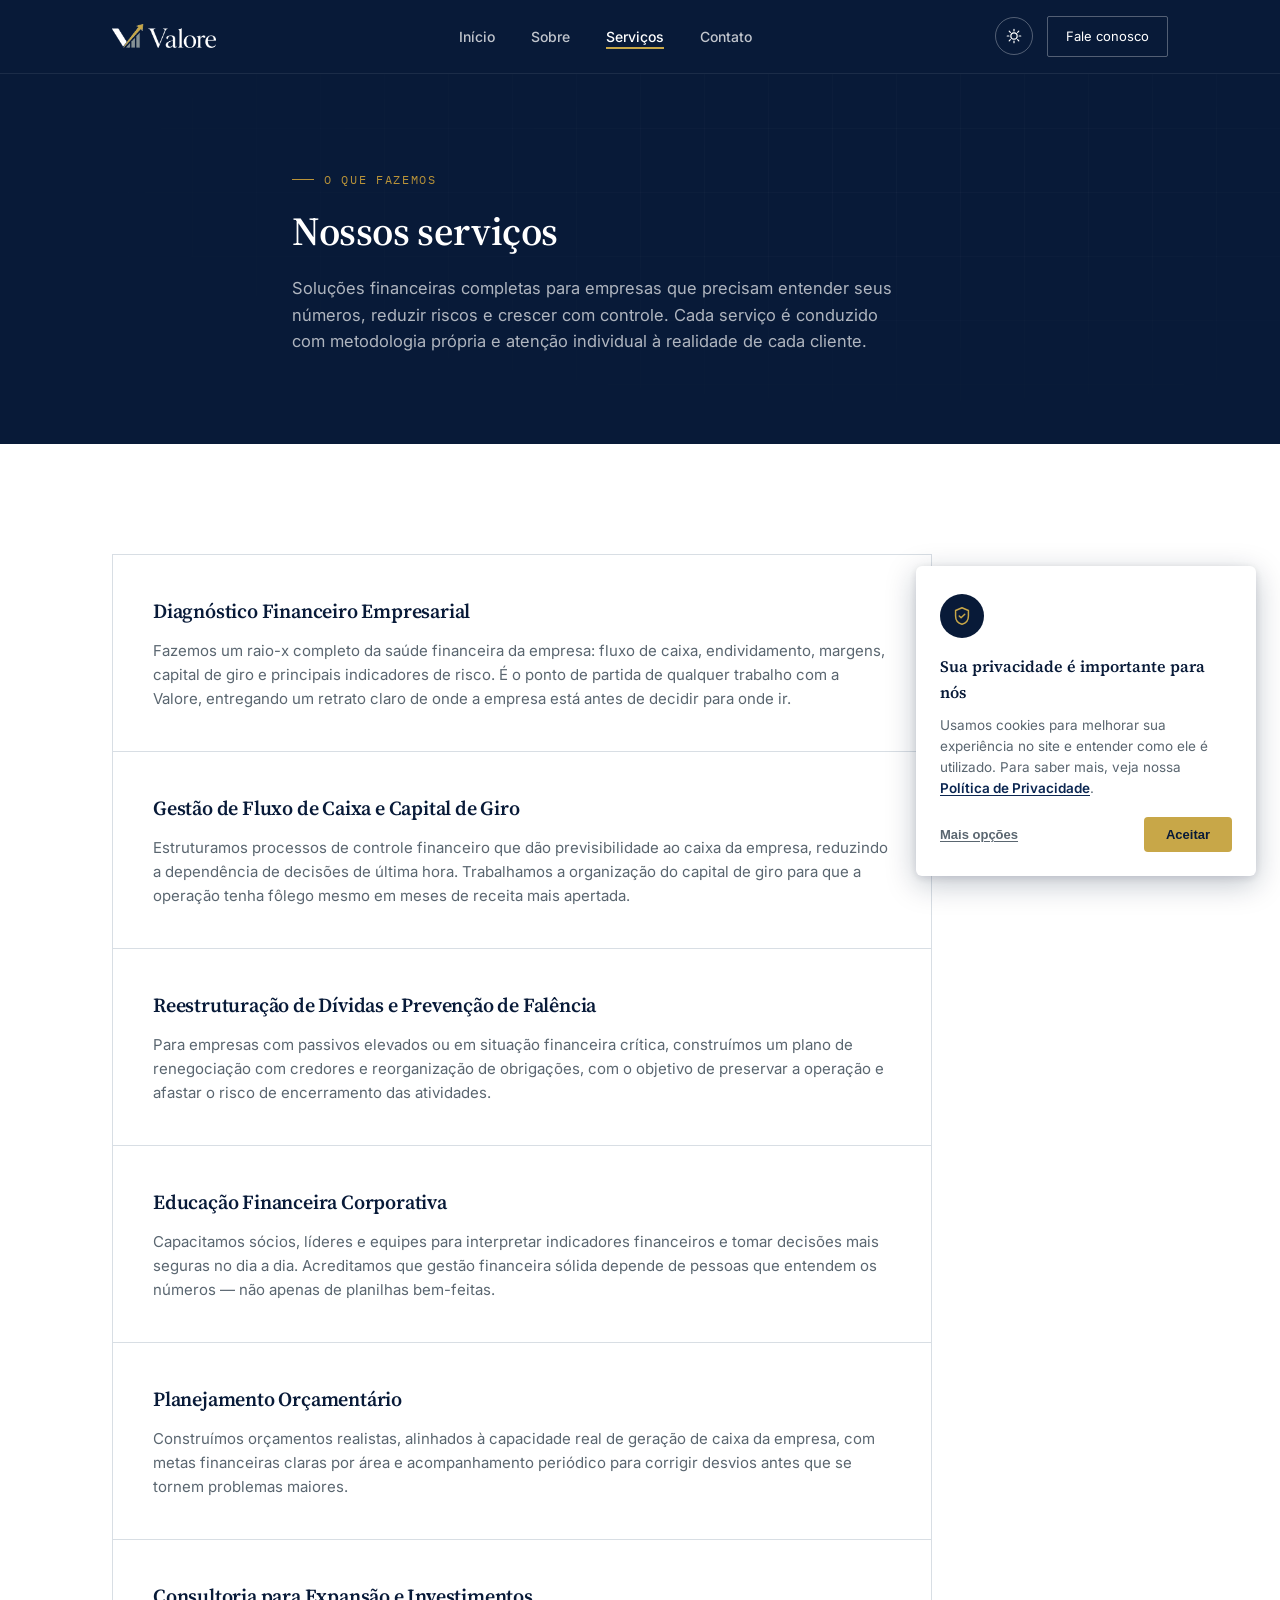
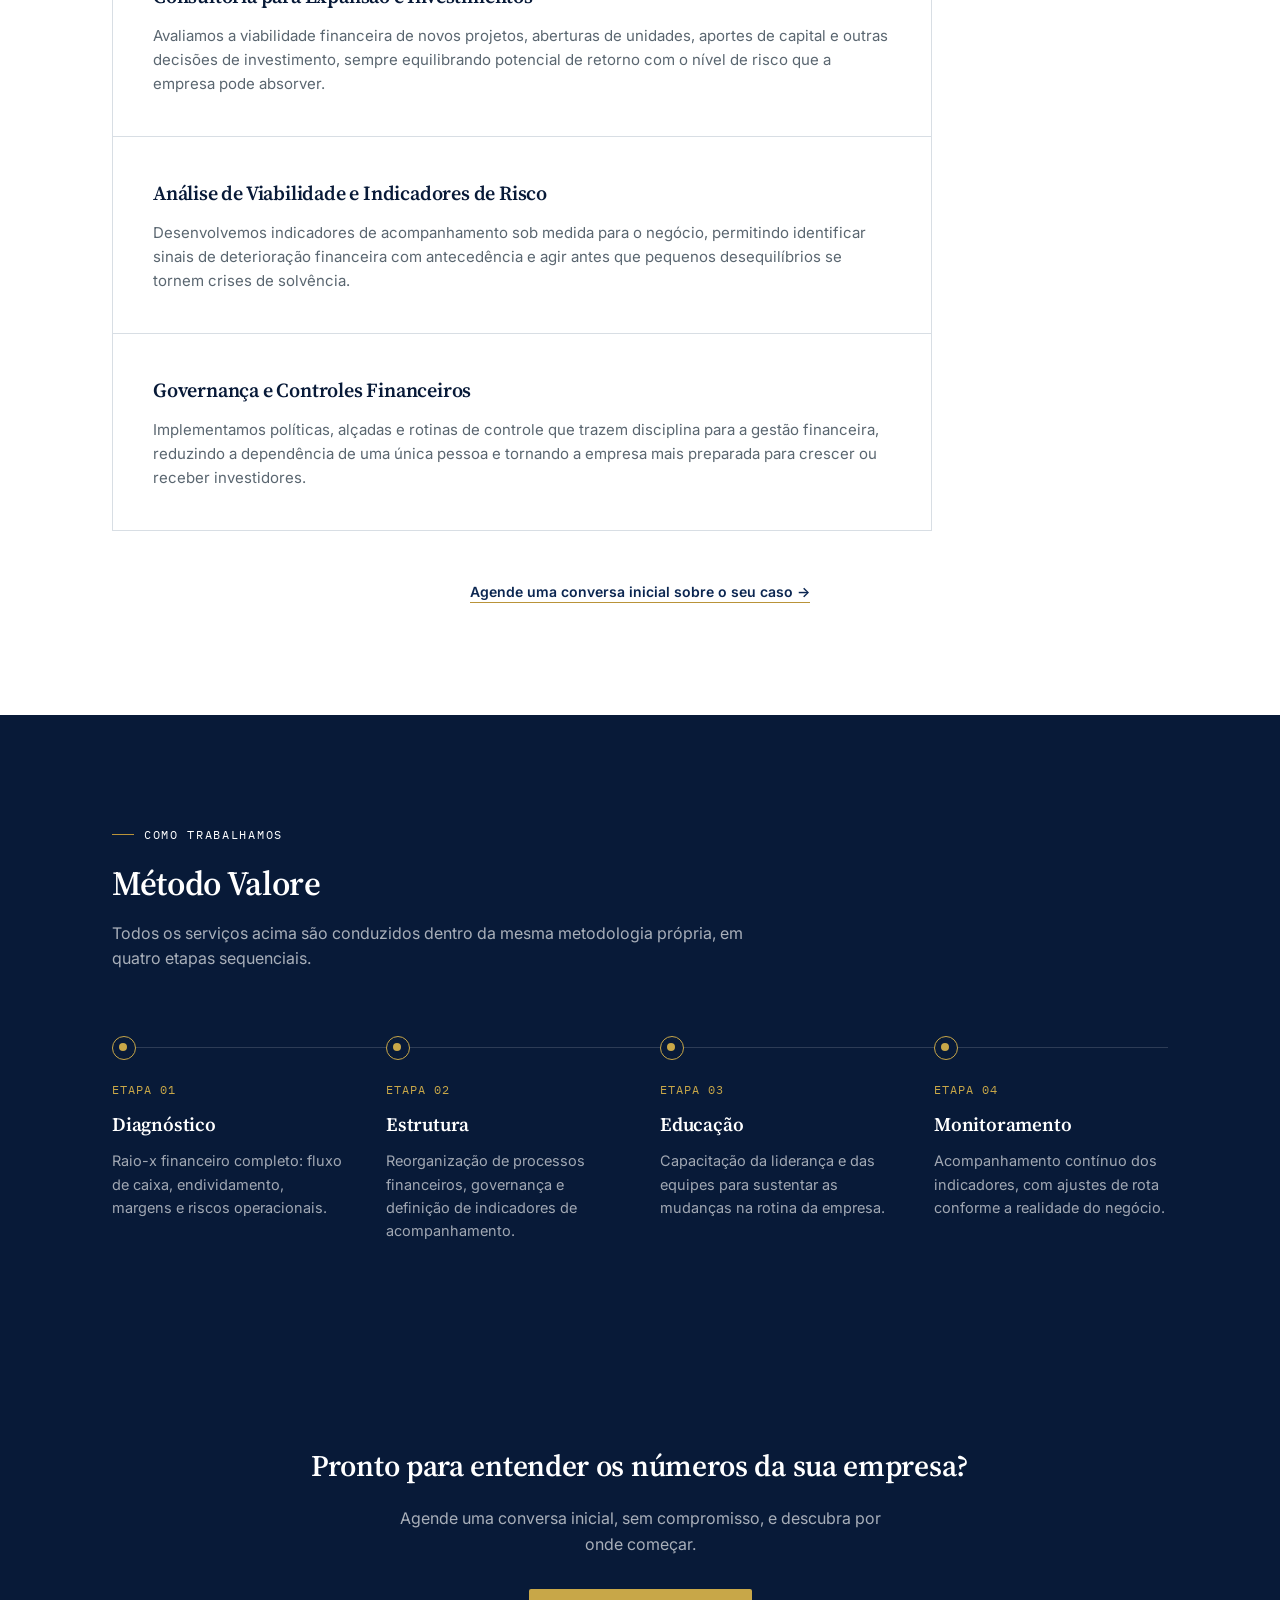
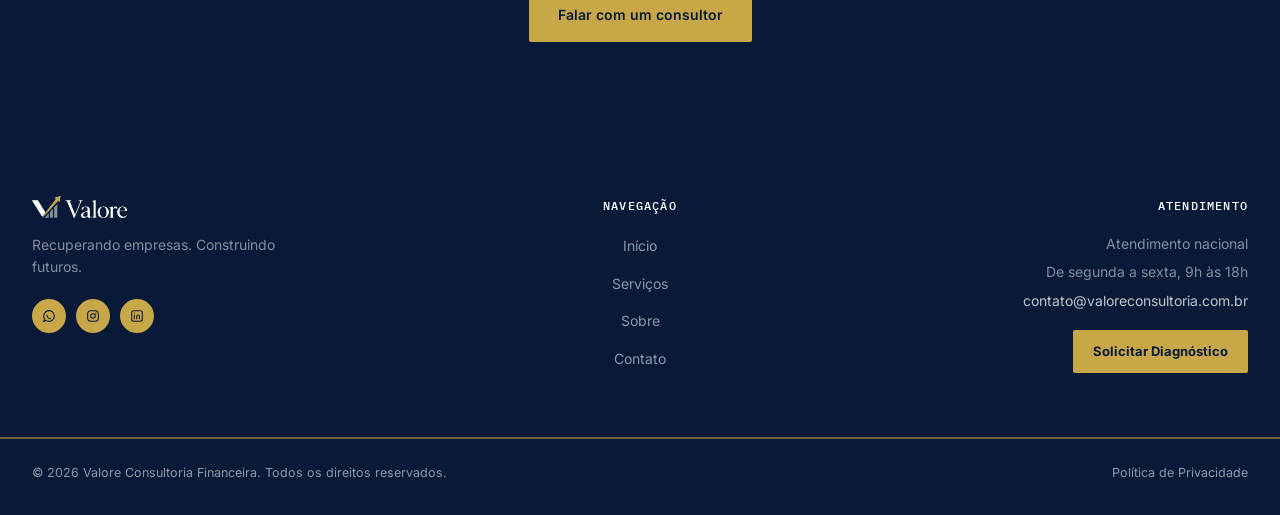
<file: serviços.html>
<!DOCTYPE html>
<html lang="pt-BR">
<head>
<meta charset="UTF-8">
<meta name="viewport" content="width=device-width, initial-scale=1.0">
<title>Serviços — Valore Consultoria Financeira</title>
<meta name="description" content="Conheça os serviços da Valore: diagnóstico financeiro, gestão de fluxo de caixa, reestruturação de dívidas, educação financeira corporativa e mais.">
<link rel="preconnect" href="https://fonts.googleapis.com">
<link rel="preconnect" href="https://fonts.gstatic.com" crossorigin>
<link href="https://fonts.googleapis.com/css2?family=Source+Serif+4:opsz,wght@8..60,400;8..60,500;8..60,600;8..60,700&family=Inter:wght@400;500;600&family=IBM+Plex+Mono:wght@400;500&display=swap" rel="stylesheet">
<link rel="stylesheet" href="style.css">
<link rel="icon" type="image/png" href="valore-icon-square.png">
<script>
  (function () {
    try {
      var saved = localStorage.getItem('valore-theme');
      if (saved === 'dark') document.documentElement.setAttribute('data-theme', 'dark');
    } catch (e) {}
  })();
</script>
</head>
<body>

<header>
  <div class="nav-wrap">
    <a href="index.html" class="logo">
      <img src="valore-logo-white.png" alt="Valore Consultoria Financeira" class="logo-img">
    </a>
    <nav>
      <ul>
        <li><a href="index.html">Início</a></li>
        <li><a href="sobre.html">Sobre</a></li>
        <li><a href="serviços.html" class="active">Serviços</a></li>
        <li><a href="contato.html">Contato</a></li>
      </ul>
    </nav>
    <div class="nav-right">
      <button id="theme-toggle" class="theme-toggle" aria-label="Alternar modo escuro" type="button">
        <svg class="icon-sun" viewBox="0 0 24 24" fill="none"><circle cx="12" cy="12" r="4.2" stroke="currentColor" stroke-width="1.6"/><path d="M12 3v2.2M12 18.8V21M21 12h-2.2M5.2 12H3M18.4 5.6l-1.55 1.55M7.15 16.85 5.6 18.4M18.4 18.4l-1.55-1.55M7.15 7.15 5.6 5.6" stroke="currentColor" stroke-width="1.6" stroke-linecap="round"/></svg>
        <svg class="icon-moon" viewBox="0 0 24 24" fill="none"><path d="M20 14.5A8.5 8.5 0 1 1 9.5 4a6.8 6.8 0 0 0 10.5 10.5z" stroke="currentColor" stroke-width="1.6" stroke-linejoin="round"/></svg>
      </button>
      <a href="contato.html" class="nav-cta">Fale conosco</a>
    </div>
  </div>
</header>

<section class="page-hero">
  <div class="hero-grid-lines"></div>
  <div class="container">
    <div class="eyebrow">O que fazemos</div>
    <h1>Nossos serviços</h1>
    <p>Soluções financeiras completas para empresas que precisam entender seus números, reduzir riscos e crescer com controle. Cada serviço é conduzido com metodologia própria e atenção individual à realidade de cada cliente.</p>
  </div>
</section>

<section>
  <div class="container">
    <div class="services-grid single-col">

      <div class="service-card">
        <h3>Diagnóstico Financeiro Empresarial</h3>
        <p>Fazemos um raio-x completo da saúde financeira da empresa: fluxo de caixa, endividamento, margens, capital de giro e principais indicadores de risco. É o ponto de partida de qualquer trabalho com a Valore, entregando um retrato claro de onde a empresa está antes de decidir para onde ir.</p>
      </div>

      <div class="service-card">
        <h3>Gestão de Fluxo de Caixa e Capital de Giro</h3>
        <p>Estruturamos processos de controle financeiro que dão previsibilidade ao caixa da empresa, reduzindo a dependência de decisões de última hora. Trabalhamos a organização do capital de giro para que a operação tenha fôlego mesmo em meses de receita mais apertada.</p>
      </div>

      <div class="service-card">
        <h3>Reestruturação de Dívidas e Prevenção de Falência</h3>
        <p>Para empresas com passivos elevados ou em situação financeira crítica, construímos um plano de renegociação com credores e reorganização de obrigações, com o objetivo de preservar a operação e afastar o risco de encerramento das atividades.</p>
      </div>

      <div class="service-card">
        <h3>Educação Financeira Corporativa</h3>
        <p>Capacitamos sócios, líderes e equipes para interpretar indicadores financeiros e tomar decisões mais seguras no dia a dia. Acreditamos que gestão financeira sólida depende de pessoas que entendem os números — não apenas de planilhas bem-feitas.</p>
      </div>

      <div class="service-card">
        <h3>Planejamento Orçamentário</h3>
        <p>Construímos orçamentos realistas, alinhados à capacidade real de geração de caixa da empresa, com metas financeiras claras por área e acompanhamento periódico para corrigir desvios antes que se tornem problemas maiores.</p>
      </div>

      <div class="service-card">
        <h3>Consultoria para Expansão e Investimentos</h3>
        <p>Avaliamos a viabilidade financeira de novos projetos, aberturas de unidades, aportes de capital e outras decisões de investimento, sempre equilibrando potencial de retorno com o nível de risco que a empresa pode absorver.</p>
      </div>

      <div class="service-card">
        <h3>Análise de Viabilidade e Indicadores de Risco</h3>
        <p>Desenvolvemos indicadores de acompanhamento sob medida para o negócio, permitindo identificar sinais de deterioração financeira com antecedência e agir antes que pequenos desequilíbrios se tornem crises de solvência.</p>
      </div>

      <div class="service-card">
        <h3>Governança e Controles Financeiros</h3>
        <p>Implementamos políticas, alçadas e rotinas de controle que trazem disciplina para a gestão financeira, reduzindo a dependência de uma única pessoa e tornando a empresa mais preparada para crescer ou receber investidores.</p>
      </div>

    </div>

    <div class="section-foot-link" style="text-align:center;">
      <a href="contato.html" class="text-link">Agende uma conversa inicial sobre o seu caso →</a>
    </div>
  </div>
</section>

<section class="method section-alt-dark">
  <div class="container">
    <div class="section-head">
      <div class="eyebrow">Como trabalhamos</div>
      <h2>Método Valore</h2>
      <p>Todos os serviços acima são conduzidos dentro da mesma metodologia própria, em quatro etapas sequenciais.</p>
    </div>
    <div class="method-line">
      <div class="method-step">
        <span class="step-label">ETAPA 01</span>
        <h3>Diagnóstico</h3>
        <p>Raio-x financeiro completo: fluxo de caixa, endividamento, margens e riscos operacionais.</p>
      </div>
      <div class="method-step">
        <span class="step-label">ETAPA 02</span>
        <h3>Estrutura</h3>
        <p>Reorganização de processos financeiros, governança e definição de indicadores de acompanhamento.</p>
      </div>
      <div class="method-step">
        <span class="step-label">ETAPA 03</span>
        <h3>Educação</h3>
        <p>Capacitação da liderança e das equipes para sustentar as mudanças na rotina da empresa.</p>
      </div>
      <div class="method-step">
        <span class="step-label">ETAPA 04</span>
        <h3>Monitoramento</h3>
        <p>Acompanhamento contínuo dos indicadores, com ajustes de rota conforme a realidade do negócio.</p>
      </div>
    </div>
  </div>
</section>

<section class="cta-band">
  <div class="container">
    <h2>Pronto para entender os números da sua empresa?</h2>
    <p>Agende uma conversa inicial, sem compromisso, e descubra por onde começar.</p>
    <a href="contato.html" class="btn btn-primary">Falar com um consultor</a>
  </div>
</section>

<footer>
  <div class="container">
    <div class="footer-top">
      <div>
        <img src="valore-logo-white.png" alt="Valore Consultoria Financeira" class="footer-logo-img">
        <p class="footer-tagline">Recuperando empresas. Construindo futuros.</p>
        <div class="footer-social">
          <a href="#" aria-label="WhatsApp">
            <svg viewBox="0 0 24 24" fill="none"><path d="M20 12a8 8 0 10-14.5 4.6L4 20l3.5-1.4A8 8 0 0020 12z" stroke="currentColor" stroke-width="1.6"/><path d="M9 10.5c0 3 2.5 5.5 5.5 5.5" stroke="currentColor" stroke-width="1.6" stroke-linecap="round"/></svg>
          </a>
          <a href="#" aria-label="Instagram">
            <svg viewBox="0 0 24 24" fill="none"><rect x="4" y="4" width="16" height="16" rx="5" stroke="currentColor" stroke-width="1.6"/><circle cx="12" cy="12" r="3.4" stroke="currentColor" stroke-width="1.6"/><circle cx="16.2" cy="7.8" r="1" fill="currentColor"/></svg>
          </a>
          <a href="#" aria-label="LinkedIn">
            <svg viewBox="0 0 24 24" fill="none"><rect x="4" y="4" width="16" height="16" rx="3" stroke="currentColor" stroke-width="1.6"/><line x1="8" y1="10.5" x2="8" y2="16" stroke="currentColor" stroke-width="1.6" stroke-linecap="round"/><circle cx="8" cy="7.6" r="0.9" fill="currentColor"/><path d="M11.5 16v-3.2c0-1.3 1-2.2 2.2-2.2s2 .9 2 2.2V16" stroke="currentColor" stroke-width="1.6" stroke-linecap="round"/></svg>
          </a>
        </div>
      </div>
      <div>
        <h4>Navegação</h4>
        <ul class="footer-links">
          <li><a href="index.html">Início</a></li>
          <li><a href="serviços.html">Serviços</a></li>
          <li><a href="sobre.html">Sobre</a></li>
          <li><a href="contato.html">Contato</a></li>
        </ul>
      </div>
      <div>
        <h4>Atendimento</h4>
        <p class="footer-attend-label">Atendimento nacional</p>
        <p class="footer-attend-label">De segunda a sexta, 9h às 18h</p>
        <p class="footer-attend-email"><a href="mailto:contato@valoreconsultoria.com.br">contato@valoreconsultoria.com.br</a></p>
        <a href="contato.html" class="footer-cta-btn">Solicitar Diagnóstico</a>
      </div>
    </div>
  </div>
  <div class="footer-wide-line"></div>
  <div class="container">
    <div class="footer-bottom">
      <span>© 2026 Valore Consultoria Financeira. Todos os direitos reservados.</span>
      <a href="#" class="footer-legal-link">Política de Privacidade</a>
    </div>
  </div>
</footer>

<div id="cookie-consent" class="cookie-consent">
  <div class="cookie-consent-icon">
    <svg viewBox="0 0 24 24" fill="none"><path d="M12 3l7 3v6c0 4.5-3 8-7 9-4-1-7-4.5-7-9V6l7-3z" stroke="currentColor" stroke-width="1.6" stroke-linejoin="round"/><path d="M9 12l2 2 4-4" stroke="currentColor" stroke-width="1.6" stroke-linecap="round" stroke-linejoin="round"/></svg>
  </div>
  <h5>Sua privacidade é importante para nós</h5>
  <p>Usamos cookies para melhorar sua experiência no site e entender como ele é utilizado. Para saber mais, veja nossa <a href="#">Política de Privacidade</a>.</p>
  <div class="cookie-consent-actions">
    <button id="cookie-more" type="button" class="cookie-more-btn">Mais opções</button>
    <button id="cookie-accept" type="button" class="cookie-accept-btn">Aceitar</button>
  </div>
</div>

<script src="theme.js"></script>
<script src="cookie-consent.js"></script>
</body>
</html>
</file>
<file: style.css>
:root{
  --navy-deep: #081A38;
  --navy: #0B2651;
  --slate: #5A6670;
  --gray-line: #D8DEE4;
  --gray-bg: #F1F3F5;
  --white: #FFFFFF;
  --brass: #B99339;
  --brass-soft: #C8A748;
  --steel: #87929A;
  --font-display: 'Source Serif 4', serif;
  --font-body: 'Inter', sans-serif;
  --font-mono: 'IBM Plex Mono', monospace;
}

*{ margin:0; padding:0; box-sizing:border-box; }
html{ scroll-behavior:smooth; }

body, body *{
  transition: background-color 0.35s ease, color 0.35s ease, border-color 0.35s ease, fill 0.35s ease;
}

body{
  font-family: var(--font-body);
  color: var(--navy-deep);
  background: var(--white);
  line-height:1.6;
  -webkit-font-smoothing:antialiased;
}

a{ color:inherit; text-decoration:none; }
img, svg{ display:block; max-width:100%; }

.container{
  max-width:1120px;
  margin:0 auto;
  padding:0 32px;
}

h1,h2,h3,h4{
  font-family: var(--font-display);
  font-weight:600;
  letter-spacing:-0.01em;
  color: var(--navy-deep);
}

.eyebrow{
  font-family: var(--font-mono);
  font-size:12px;
  letter-spacing:0.14em;
  text-transform:uppercase;
  color: var(--brass);
  display:flex;
  align-items:center;
  gap:10px;
  margin-bottom:18px;
}
.eyebrow::before{
  content:"";
  width:22px;
  height:1px;
  background: var(--brass);
  display:inline-block;
}

/* ---------- Header ---------- */
header{
  position:fixed;
  top:0; left:0; right:0;
  z-index:100;
  background: var(--navy-deep);
  border-bottom: 1px solid rgba(255,255,255,0.08);
}
.nav-wrap{
  max-width:1120px;
  margin:0 auto;
  padding:16px 32px;
  display:flex;
  align-items:center;
  justify-content:space-between;
}
.logo{ display:flex; align-items:center; }
.logo-img{ height:24px; width:auto; display:block; }

nav ul{
  list-style:none;
  display:flex;
  gap:36px;
}
nav a{
  color: rgba(255,255,255,0.75);
  font-size:14px;
  font-weight:500;
  transition: color 0.2s ease;
  position:relative;
  padding-bottom:4px;
}
nav a:hover{ color: var(--white); }
nav a.active{ color: var(--white); }
nav a.active::after{
  content:"";
  position:absolute;
  left:0; right:0; bottom:0;
  height:2px;
  background: var(--brass-soft);
}
.nav-cta{
  border:1px solid rgba(255,255,255,0.3);
  padding:9px 18px;
  border-radius:2px;
  font-size:13px;
  color:var(--white) !important;
}
.nav-cta:hover{ background: var(--white); color: var(--navy-deep) !important; }

.nav-right{ display:flex; align-items:center; gap:14px; }
.theme-toggle{
  width:38px; height:38px;
  flex-shrink:0;
  border-radius:50%;
  border:1px solid rgba(255,255,255,0.3);
  background:transparent;
  color: var(--white);
  display:flex;
  align-items:center;
  justify-content:center;
  cursor:pointer;
  padding:0;
  transition: background 0.2s ease;
}
.theme-toggle:hover{ background: rgba(255,255,255,0.1); }
.theme-toggle svg{ width:18px; height:18px; }
.theme-toggle .icon-moon{ display:none; }
[data-theme="dark"] .theme-toggle .icon-sun{ display:none; }
[data-theme="dark"] .theme-toggle .icon-moon{ display:block; }

/* ---------- Page header (inner pages) ---------- */
.page-hero{
  background: var(--navy-deep);
  color: var(--white);
  padding:170px 0 90px;
  position:relative;
  overflow:hidden;
}
.page-hero .hero-grid-lines{ opacity:0.6; }
.page-hero .container{ position:relative; z-index:2; max-width:760px; }
.page-hero h1{
  color: var(--white);
  font-size:40px;
  line-height:1.2;
}
.page-hero p{
  margin-top:20px;
  font-size:16.5px;
  color: rgba(255,255,255,0.68);
  max-width:600px;
}
.hero-grid-lines{
  position:absolute;
  inset:0;
  background-image:
    linear-gradient(rgba(255,255,255,0.04) 1px, transparent 1px),
    linear-gradient(90deg, rgba(255,255,255,0.04) 1px, transparent 1px);
  background-size: 64px 64px;
  z-index:1;
  mask-image: radial-gradient(ellipse at 70% 40%, black, transparent 70%);
}

/* ---------- Hero (home) ---------- */
.hero{
  position:relative;
  background:
    linear-gradient(100deg, #081A38 0%, rgba(8,26,56,0.94) 32%, rgba(8,26,56,0.78) 55%, rgba(8,26,56,0.55) 100%),
    radial-gradient(ellipse 900px 500px at 78% 15%, rgba(200,167,72,0.10), transparent 60%),
    url('https://images.unsplash.com/photo-1758518731706-be5d5230e5a5?fm=jpg&q=80&w=1800&auto=format&fit=crop') center 30% / cover no-repeat,
    linear-gradient(165deg, #0c2247 0%, var(--navy-deep) 55%, #050f22 100%);
  color: var(--white);
  padding:120px 0 70px;
  min-height:840px;
  display:flex;
  flex-direction:column;
  justify-content:flex-end;
  overflow:hidden;
}
.hero-skyline{
  position:absolute;
  left:0; right:0; bottom:0;
  height:280px;
  z-index:1;
  pointer-events:none;
}
.hero .container{
  position:relative;
  z-index:2;
  width: min(1120px, 100%);
  margin-left:auto;
  margin-right:auto;
}
.hero-content-narrow{ max-width:600px; }
.hero-visual{
  position:absolute;
  top:0; right:0; bottom:0;
  width:56%;
  z-index:1;
  opacity:0.9;
}
@media (max-width:1100px){
  .hero-visual{ display:none; }
}
.hero-eyebrow{
  font-family: var(--font-mono);
  font-size:12px;
  letter-spacing:0.14em;
  text-transform:uppercase;
  color: var(--brass-soft);
  margin-bottom:22px;
}
.hero h1{
  color: var(--white);
  font-size:44px;
  line-height:1.22;
  font-weight:600;
}
.hero h1 em{ font-style:normal; color: var(--brass-soft); }
.hero p{
  margin-top:22px;
  font-size:17px;
  color: rgba(255,255,255,0.68);
  max-width:520px;
}
.hero-actions{ margin-top:34px; display:flex; gap:16px; flex-wrap:wrap; }

.btn{
  display:inline-block;
  padding:14px 28px;
  font-size:14px;
  font-weight:600;
  border-radius:2px;
  transition: all 0.2s ease;
  cursor:pointer;
  border:1px solid transparent;
}
.btn-primary{ background: var(--brass-soft); color: var(--navy-deep); }
.btn-primary:hover{ background: #d8bb63; }
.btn-outline{ border-color: rgba(255,255,255,0.3); color: var(--white); }
.btn-outline:hover{ border-color: var(--white); background: rgba(255,255,255,0.06); }
.btn-dark{ background: var(--navy-deep); color: var(--white); }
.btn-dark:hover{ background: var(--navy); }

/* Self-assessment risk card */
.risk-card{
  margin-top:44px;
  background: rgba(255,255,255,0.05);
  border:1px solid rgba(255,255,255,0.12);
  backdrop-filter: blur(6px);
  padding:22px 26px;
  border-radius:3px;
  max-width:560px;
}
.risk-card-label{
  display:block;
  font-family: var(--font-mono);
  font-size:12px;
  letter-spacing:0.06em;
  text-transform:uppercase;
  color: rgba(255,255,255,0.6);
  margin-bottom:16px;
}
.risk-options{ display:flex; gap:12px; flex-wrap:wrap; }
.risk-pill{
  display:flex;
  align-items:center;
  gap:8px;
  padding:9px 16px;
  border-radius:20px;
  font-size:13.5px;
  font-weight:600;
  border:1px solid;
  transition: all 0.2s ease;
}
.risk-pill svg{ width:15px; height:15px; }
.risk-alerta{ color:#E8B84B; border-color: rgba(232,184,75,0.45); background: rgba(232,184,75,0.08); }
.risk-alerta:hover{ background: rgba(232,184,75,0.18); }
.risk-critico{ color:#E58A3D; border-color: rgba(229,138,61,0.45); background: rgba(229,138,61,0.08); }
.risk-critico:hover{ background: rgba(229,138,61,0.18); }
.risk-emergencia{ color:#E2604F; border-color: rgba(226,96,79,0.45); background: rgba(226,96,79,0.08); }
.risk-emergencia:hover{ background: rgba(226,96,79,0.18); }

/* ---------- Section basics ---------- */
section{ padding:110px 0; }
.section-head{ max-width:640px; margin-bottom:64px; }
.section-head h2{ font-size:34px; line-height:1.25; }
.section-head p{ margin-top:16px; color: var(--slate); font-size:16px; }
.section-head-center{ margin-left:auto; margin-right:auto; text-align:center; }
.section-head-center .eyebrow{ justify-content:center; }
.section-alt{ background: var(--gray-bg); }

.section-foot-link{
  margin-top:48px;
}
.text-link{
  font-size:14px;
  font-weight:600;
  color: var(--navy);
  border-bottom:1px solid var(--brass);
  padding-bottom:2px;
}
.text-link:hover{ color: var(--brass); }

/* ---------- Desafios ---------- */
.challenge-grid{
  display:grid;
  grid-template-columns: repeat(3, 1fr);
  gap:1px;
  background: var(--gray-line);
  border:1px solid var(--gray-line);
}
.challenge-card{ background: var(--white); padding:36px 32px; }
.challenge-card .num{
  font-family: var(--font-mono);
  font-size:12px;
  color: var(--brass);
  margin-bottom:16px;
  display:block;
}
.challenge-card h3{ font-size:19px; margin-bottom:10px; }
.challenge-card p{ color: var(--slate); font-size:14.5px; }

/* ---------- Serviços ---------- */
.services-grid{
  display:grid;
  grid-template-columns: repeat(2, 1fr);
  gap:1px;
  background: var(--gray-line);
  border:1px solid var(--gray-line);
}
.services-grid.single-col{ grid-template-columns: 1fr; max-width:820px; }
.service-card{ background: var(--white); padding:40px; transition: background 0.25s ease; }
.service-card:hover{ background: var(--gray-bg); }
.service-card .num{
  font-family: var(--font-mono);
  font-size:12px;
  color: var(--slate);
  margin-bottom:20px;
  display:block;
}
.service-card h3{ font-size:20px; margin-bottom:12px; }
.service-card p{ color: var(--slate); font-size:15px; }

/* ---------- Método ---------- */
.method{ background: var(--navy-deep); color: var(--white); }
.method .section-head h2, .method .eyebrow{ color: var(--white); }
.method .section-head p{ color: rgba(255,255,255,0.65); }
.method-line{
  position:relative;
  display:grid;
  grid-template-columns: repeat(4, 1fr);
  gap:40px;
}
.method-line::before{
  content:"";
  position:absolute;
  top:11px; left:0; right:0;
  height:1px;
  background: rgba(255,255,255,0.15);
}
.method-step{ position:relative; padding-top:44px; }
.method-step::before{
  content:"";
  position:absolute;
  top:0; left:0;
  width:22px; height:22px;
  border-radius:50%;
  background: var(--navy-deep);
  border:1px solid var(--brass-soft);
}
.method-step::after{
  content:"";
  position:absolute;
  top:7px; left:7px;
  width:8px; height:8px;
  border-radius:50%;
  background: var(--brass-soft);
}
.method-step .step-label{
  font-family: var(--font-mono);
  font-size:12px;
  color: var(--brass-soft);
  letter-spacing:0.08em;
  display:block;
  margin-bottom:10px;
}
.method-step h3{ color: var(--white); font-size:19px; margin-bottom:10px; }
.method-step p{ color: rgba(255,255,255,0.62); font-size:14.5px; }

/* ---------- Sobre ---------- */
.about-wrap{
  display:grid;
  grid-template-columns: 0.9fr 1.1fr;
  gap:70px;
  align-items:start;
}
.about-photo{
  aspect-ratio: 4/5;
  background: linear-gradient(160deg, var(--navy) 0%, var(--navy-deep) 100%);
  border-radius:2px;
  position:relative;
  overflow:hidden;
}
.about-photo::after{
  content:"VALORE";
  position:absolute;
  bottom:24px; left:24px;
  font-family: var(--font-mono);
  font-size:12px;
  color: rgba(255,255,255,0.5);
  letter-spacing:0.1em;
}
.about-text h3{ font-size:26px; margin-bottom:6px; }
.about-role{
  font-family: var(--font-mono);
  font-size:13px;
  color: var(--brass);
  margin-bottom:22px;
  display:block;
}
.about-text p{ color: var(--slate); font-size:15.5px; margin-bottom:16px; }
.about-creds{
  margin-top:28px;
  display:grid;
  grid-template-columns: repeat(2,1fr);
  gap:20px;
  border-top:1px solid var(--gray-line);
  padding-top:24px;
}
.about-creds div span{
  display:block;
  font-family: var(--font-mono);
  font-size:24px;
  color: var(--navy-deep);
  margin-bottom:4px;
}
.about-creds div small{ color: var(--slate); font-size:13px; }

.team-note{
  margin-top:48px;
  padding:20px 24px;
  background: var(--gray-bg);
  border-left:3px solid var(--brass);
  font-size:14px;
  color: var(--slate);
}

/* team grid (extra team members) */
.team-grid{
  margin-top:56px;
  display:grid;
  grid-template-columns: repeat(3,1fr);
  gap:28px;
}
.team-member{ text-align:left; }
.team-photo{
  aspect-ratio:1/1;
  background: linear-gradient(160deg, var(--steel) 0%, var(--navy) 130%);
  margin-bottom:16px;
}
.team-member h4{ font-size:16px; margin-bottom:2px; }
.team-member span{
  font-family: var(--font-mono);
  font-size:12px;
  color: var(--slate);
}

/* ---------- Valores (about page) ---------- */
.values-grid{
  display:grid;
  grid-template-columns: repeat(3,1fr);
  gap:32px;
}
.value-card{ padding:0; }
.value-card h3{ font-size:18px; margin-bottom:10px; }
.value-card p{ color: var(--slate); font-size:14.5px; }
.value-mark{
  width:34px; height:2px;
  background: var(--brass);
  margin-bottom:20px;
}

/* ---------- Depoimentos ---------- */
.testimonial-grid{
  display:grid;
  grid-template-columns: repeat(3, 1fr);
  gap:28px;
}
.testimonial-card{
  background: var(--white);
  border:1px solid var(--gray-line);
  padding:32px;
  display:flex;
  flex-direction:column;
  gap:20px;
}
.quote-mark{
  font-family: var(--font-display);
  font-size:40px;
  color: var(--brass-soft);
  line-height:1;
}
.testimonial-card p.quote{ font-size:15px; color: var(--navy); flex-grow:1; }
.testimonial-author{
  display:flex;
  flex-direction:column;
  border-top:1px solid var(--gray-line);
  padding-top:16px;
}
.testimonial-author strong{ font-size:14px; }
.testimonial-author span{ font-size:13px; color: var(--slate); }

/* ---------- CTA banda ---------- */
.cta-band{
  background: var(--navy-deep);
  color: var(--white);
  text-align:center;
  padding:90px 0;
}
.cta-band h2{ color: var(--white); font-size:30px; margin-bottom:16px; }
.cta-band p{ color: rgba(255,255,255,0.65); max-width:520px; margin:0 auto 32px; }

/* ---------- Contato ---------- */
.contact-wrap{
  display:grid;
  grid-template-columns: 0.9fr 1.1fr;
  gap:70px;
}
.contact-info h2{ font-size:32px; margin-bottom:20px; }
.contact-info p{ color: var(--slate); margin-bottom:32px; font-size:15.5px; }
.contact-detail{ display:flex; gap:14px; margin-bottom:22px; align-items:flex-start; }
.contact-detail .icon{ width:18px; height:18px; margin-top:3px; flex-shrink:0; color: var(--brass); }
.contact-detail strong{ display:block; font-size:14px; }
.contact-detail span{ font-size:14px; color: var(--slate); }

.map-frame{
  margin-top:32px;
  aspect-ratio: 16/9;
  background: var(--gray-bg);
  border:1px solid var(--gray-line);
  display:flex;
  align-items:center;
  justify-content:center;
  font-family: var(--font-mono);
  font-size:12px;
  color: var(--slate);
  letter-spacing:0.05em;
}

/* ---------- Diagnóstico gratuito (contato hero) ---------- */
.page-hero .diagnostic-grid{ max-width:1120px; }

/* ---------- Quem somos (Sobre — foto + texto) ---------- */
.quem-somos{ padding:170px 0 100px; background: var(--white); }
.quem-somos-grid{
  display:grid;
  grid-template-columns: 1fr 1fr;
  gap:64px;
  align-items:center;
}
.quem-somos-photo{
  border-radius:2px;
  overflow:hidden;
  aspect-ratio: 4/3.3;
}
.quem-somos-photo img{
  width:100%;
  height:100%;
  object-fit:cover;
  display:block;
}
.quem-somos-text h1{ font-size:34px; margin:14px 0 20px; line-height:1.25; }
.quem-somos-text p{ color: var(--slate); font-size:15.5px; margin-bottom:18px; }
.quem-somos-highlight{
  display:block;
  margin:24px 0;
  padding:2px 0 2px 20px;
  border-left:3px solid var(--brass);
  font-size:15.5px;
  font-weight:600;
  font-style:normal;
  color: var(--navy-deep);
}
.btn-outline-dark{
  border:1px solid var(--navy-deep);
  color: var(--navy-deep);
  background:transparent;
}
.btn-outline-dark:hover{ background: var(--navy-deep); color: var(--white); }
@media (max-width:900px){
  .quem-somos-grid{ grid-template-columns:1fr; gap:36px; }
}
.diagnostic-hero{ padding-bottom:100px; }
.diagnostic-grid{
  display:grid;
  grid-template-columns: 0.85fr 1.15fr;
  gap:64px;
  align-items:start;
  max-width:1120px;
}
.diagnostic-copy h1{ font-size:38px; margin-top:10px; }
.diagnostic-lead{
  margin-top:26px;
  font-size:14px;
  font-weight:600;
  letter-spacing:0.03em;
  color: rgba(255,255,255,0.85);
  text-transform:uppercase;
  font-family: var(--font-mono);
  font-size:12px;
}
.diagnostic-list{
  list-style:none;
  margin-top:20px;
  display:flex;
  flex-direction:column;
  gap:18px;
}
.diagnostic-list li{
  display:flex;
  align-items:flex-start;
  gap:14px;
  font-size:15.5px;
  color: rgba(255,255,255,0.82);
  line-height:1.5;
}
.diagnostic-list .num{
  flex-shrink:0;
  width:24px; height:24px;
  border-radius:50%;
  background: var(--brass-soft);
  color: var(--navy-deep);
  font-family: var(--font-mono);
  font-size:12px;
  font-weight:600;
  display:flex;
  align-items:center;
  justify-content:center;
  margin-top:1px;
}

.diagnostic-form{
  background: rgba(255,255,255,0.04);
  border:1px solid rgba(255,255,255,0.12);
  border-radius:2px;
  padding:36px;
}
.diagnostic-form .form-row{ display:grid; grid-template-columns:1fr 1fr; gap:20px; }
.diagnostic-form .field{ margin-bottom:20px; }
.diagnostic-form .field label{
  display:block;
  font-family: var(--font-mono);
  font-size:11px;
  letter-spacing:0.06em;
  text-transform:uppercase;
  color: rgba(255,255,255,0.55);
  margin-bottom:9px;
}
.diagnostic-form .field input,
.diagnostic-form .field textarea,
.diagnostic-form .field select{
  width:100%;
  padding:13px 14px;
  border:1px solid rgba(255,255,255,0.18);
  background: rgba(8,26,56,0.55);
  font-family: var(--font-body);
  font-size:14px;
  color: var(--white);
  border-radius:2px;
}
.diagnostic-form .field input::placeholder,
.diagnostic-form .field textarea::placeholder{ color: rgba(255,255,255,0.35); }
.diagnostic-form .field select{ color: rgba(255,255,255,0.85); }
.diagnostic-form .field select option{ color: var(--navy-deep); }
.diagnostic-form .field input:focus,
.diagnostic-form .field textarea:focus,
.diagnostic-form .field select:focus{
  outline:2px solid var(--brass-soft);
  outline-offset:1px;
  border-color: var(--brass-soft);
}
.diagnostic-form .field textarea{ resize:vertical; min-height:100px; }

.submit-btn-lg{
  width:100%;
  background: var(--brass-soft);
  color: var(--navy-deep);
  border:none;
  padding:17px;
  font-size:15px;
  font-weight:700;
  cursor:pointer;
  border-radius:2px;
  transition: background 0.2s ease;
}
.submit-btn-lg:hover{ background:#d8bb63; }
.submit-btn-lg:disabled{ opacity:0.7; cursor:default; }
.form-note-dark{ font-size:12.5px; color: rgba(255,255,255,0.45); margin-top:14px; text-align:center; }

.contact-channels-grid{
  display:grid;
  grid-template-columns: repeat(4, 1fr);
  gap:32px;
  margin-bottom:8px;
}
.contact-channels-grid .contact-detail{ margin-bottom:0; }

form{ background: var(--gray-bg); padding:40px; border:1px solid var(--gray-line); }
.form-row{ display:grid; grid-template-columns:1fr 1fr; gap:20px; }
.field{ margin-bottom:20px; }
.field label{ display:block; font-size:13px; font-weight:600; margin-bottom:8px; color: var(--navy-deep); }
.field input, .field textarea, .field select{
  width:100%;
  padding:12px 14px;
  border:1px solid var(--gray-line);
  background: var(--white);
  font-family: var(--font-body);
  font-size:14px;
  color: var(--navy-deep);
  border-radius:1px;
}
.field input:focus, .field textarea:focus, .field select:focus{
  outline:2px solid var(--brass);
  outline-offset:1px;
  border-color: var(--brass);
}
.field textarea{ resize:vertical; min-height:110px; }
.submit-btn{
  width:100%;
  background: var(--navy-deep);
  color: var(--white);
  border:none;
  padding:15px;
  font-size:14px;
  font-weight:600;
  cursor:pointer;
  transition: background 0.2s ease;
}
.submit-btn:hover{ background: var(--navy); }
.form-note{ font-size:12.5px; color: var(--slate); margin-top:14px; text-align:center; }

/* ---------- FAQ (contato page) ---------- */
.faq-item{
  border-bottom:1px solid var(--gray-line);
  padding:24px 0;
}
.faq-item h3{ font-size:16px; margin-bottom:8px; }
.faq-item p{ color: var(--slate); font-size:14.5px; }

/* ---------- Footer ---------- */
footer{ background: var(--navy-deep); color: rgba(255,255,255,0.55); padding:64px 0 32px; }
footer .container{ max-width:1360px; }
.footer-top{
  display:grid;
  grid-template-columns: 1fr auto 1fr;
  align-items:start;
  gap:24px;
  padding-bottom:40px;
  margin-bottom:24px;
}
.footer-top > div:first-child{ justify-self:start; }
.footer-top > div:nth-child(2){ justify-self:center; text-align:center; }
.footer-top > div:last-child{ justify-self:end; text-align:right; }
.footer-logo-img{ height:22px; width:auto; margin-bottom:16px; }
.footer-top > div > p{ font-size:14px; color: rgba(255,255,255,0.5); max-width:280px; }
.footer-tagline{ margin-bottom:20px !important; }
.footer-social{ display:flex; gap:10px; }
.footer-social a{
  width:34px; height:34px;
  border-radius:50%;
  background: var(--brass-soft);
  color: var(--navy-deep);
  display:flex;
  align-items:center;
  justify-content:center;
  transition: background 0.2s ease;
}
.footer-social a:hover{ background: #d8bb63; }
.footer-social svg{ width:16px; height:16px; }
.footer-attend-label{ font-size:14px; color: rgba(255,255,255,0.5); margin-bottom:6px; }
.footer-attend-email{ margin-bottom:18px; }
.footer-attend-email a{ font-size:14px; color: rgba(255,255,255,0.75); }
.footer-attend-email a:hover{ color: var(--white); }
.footer-cta-btn{
  display:inline-block;
  background: var(--brass-soft);
  color: var(--navy-deep);
  font-size:13px;
  font-weight:700;
  padding:11px 20px;
  border-radius:2px;
  transition: background 0.2s ease;
}
.footer-cta-btn:hover{ background: #d8bb63; }
.footer-legal-link{ color: rgba(255,255,255,0.55); }
.footer-legal-link:hover{ color: var(--white); }
.footer-top h4{
  color: var(--white);
  font-family: var(--font-mono);
  font-size:12px;
  letter-spacing:0.1em;
  text-transform:uppercase;
  margin-bottom:18px;
  font-weight:500;
}
.footer-links{ list-style:none; display:flex; flex-direction:column; gap:12px; }
.footer-links a{ font-size:14px; color: rgba(255,255,255,0.55); }
.footer-links a:hover{ color: var(--white); }
.footer-wide-line{
  max-width:1400px;
  margin:0 auto;
  height:2px;
  background: var(--brass-soft);
  opacity:0.55;
}
.footer-bottom{ font-size:12.5px; display:flex; justify-content:space-between; flex-wrap:wrap; gap:10px; padding-top:24px; }

/* ---------- Responsive ---------- */
@media (max-width: 900px){
  nav ul{ display:none; }
  .hero h1{ font-size:32px; }
  .risk-card{ padding:18px; }
  .risk-options{ flex-direction:column; }
  .risk-pill{ justify-content:flex-start; }
  .page-hero h1{ font-size:30px; }
  .challenge-grid, .services-grid, .values-grid, .team-grid{ grid-template-columns:1fr; }
  .method-line{ grid-template-columns:1fr; gap:36px; }
  .method-line::before{ display:none; }
  .about-wrap, .contact-wrap{ grid-template-columns:1fr; }
  .diagnostic-grid{ grid-template-columns:1fr; gap:40px; }
  .contact-channels-grid{ grid-template-columns:1fr 1fr; }
  .testimonial-grid{ grid-template-columns:1fr; }
  .form-row{ grid-template-columns:1fr; }
  .about-creds{ grid-template-columns:1fr 1fr; }
  .footer-top{ grid-template-columns:1fr; gap:32px; }
}

/* ================= MODO ESCURO ================= */
[data-theme="dark"] body{ background:#0A1B33; color: rgba(255,255,255,0.82); }

[data-theme="dark"] h1,
[data-theme="dark"] h2,
[data-theme="dark"] h3,
[data-theme="dark"] h4{ color: #F1F3F5; }

[data-theme="dark"] .section-alt{ background:#0F2540; }

[data-theme="dark"] .section-head p{ color: rgba(255,255,255,0.6); }

[data-theme="dark"] .challenge-grid,
[data-theme="dark"] .services-grid{ background: rgba(255,255,255,0.12); border-color: rgba(255,255,255,0.12); }

[data-theme="dark"] .challenge-card,
[data-theme="dark"] .service-card,
[data-theme="dark"] .testimonial-card{ background:#10233D; }
[data-theme="dark"] .service-card:hover{ background:#132A49; }
[data-theme="dark"] .challenge-card p,
[data-theme="dark"] .service-card p,
[data-theme="dark"] .service-card .num{ color: rgba(255,255,255,0.6); }

[data-theme="dark"] .testimonial-card{ border-color: rgba(255,255,255,0.12); }
[data-theme="dark"] .testimonial-card p.quote{ color: rgba(255,255,255,0.8); }
[data-theme="dark"] .testimonial-author{ border-color: rgba(255,255,255,0.12); }
[data-theme="dark"] .testimonial-author span{ color: rgba(255,255,255,0.5); }

[data-theme="dark"] .text-link{ color: var(--brass-soft); border-color: var(--brass-soft); }

[data-theme="dark"] .contact-wrap form{ background:#10233D; border-color: rgba(255,255,255,0.12); }
[data-theme="dark"] .contact-wrap .field input,
[data-theme="dark"] .contact-wrap .field textarea,
[data-theme="dark"] .contact-wrap .field select{ background:#0A1B33; border-color: rgba(255,255,255,0.18); color:#fff; }
[data-theme="dark"] .form-note{ color: rgba(255,255,255,0.5); }
[data-theme="dark"] .contact-info p{ color: rgba(255,255,255,0.6); }
[data-theme="dark"] .contact-detail strong{ color:#fff; }
[data-theme="dark"] .contact-detail span{ color: rgba(255,255,255,0.6); }

[data-theme="dark"] .faq-item{ border-color: rgba(255,255,255,0.12); }
[data-theme="dark"] .faq-item p{ color: rgba(255,255,255,0.6); }

[data-theme="dark"] .map-frame{ background:#10233D; border-color: rgba(255,255,255,0.12); color: rgba(255,255,255,0.5); }

[data-theme="dark"] .quem-somos{ background:#0A1B33; }
[data-theme="dark"] .quem-somos-text p{ color: rgba(255,255,255,0.65); }

[data-theme="dark"] .about-text p{ color: rgba(255,255,255,0.65); }
[data-theme="dark"] .about-creds{ border-color: rgba(255,255,255,0.12); }
[data-theme="dark"] .about-creds span{ color:#fff; }
[data-theme="dark"] .about-creds small{ color: rgba(255,255,255,0.5); }

[data-theme="dark"] .team-note{ background:#10233D; color: rgba(255,255,255,0.6); }
[data-theme="dark"] .team-member span{ color: rgba(255,255,255,0.5); }

[data-theme="dark"] .value-card p{ color: rgba(255,255,255,0.6); }

[data-theme="dark"] .diagnostic-lead{ color: rgba(255,255,255,0.85); }

/* ---------- Aviso de cookies / privacidade ---------- */
.cookie-consent{
  position:fixed;
  right:24px;
  bottom:24px;
  z-index:200;
  width:340px;
  max-width:calc(100% - 32px);
  background: var(--white);
  border-radius:6px;
  box-shadow: 0 8px 30px rgba(8,26,56,0.25), 0 2px 8px rgba(8,26,56,0.12);
  padding:28px 24px 24px;
  opacity:0;
  transform: translateY(16px);
  pointer-events:none;
  transition: opacity 0.35s ease, transform 0.35s ease, background-color 0.35s ease;
}
.cookie-consent.is-visible{
  opacity:1;
  transform:translateY(0);
  pointer-events:auto;
}
.cookie-consent-icon{
  width:44px; height:44px;
  border-radius:50%;
  background: var(--navy-deep);
  display:flex;
  align-items:center;
  justify-content:center;
  margin-bottom:16px;
}
.cookie-consent-icon svg{ width:22px; height:22px; color: var(--brass-soft); }
.cookie-consent h5{
  font-family: var(--font-display);
  font-size:16px;
  font-weight:600;
  color: var(--navy-deep);
  margin-bottom:10px;
}
.cookie-consent p{
  font-size:13.5px;
  line-height:1.55;
  color: var(--slate);
  margin-bottom:18px;
}
.cookie-consent p a{
  color: var(--navy);
  font-weight:600;
  text-decoration:underline;
  text-underline-offset:2px;
}
.cookie-consent-actions{
  display:flex;
  align-items:center;
  justify-content:space-between;
  gap:12px;
}
.cookie-more-btn{
  background:none;
  border:none;
  padding:0;
  font-size:13px;
  font-weight:600;
  color: var(--slate);
  cursor:pointer;
  text-decoration:underline;
  text-underline-offset:2px;
}
.cookie-more-btn:hover{ color: var(--navy-deep); }
.cookie-accept-btn{
  background: var(--brass-soft);
  color: var(--navy-deep);
  border:none;
  padding:10px 22px;
  border-radius:4px;
  font-size:13px;
  font-weight:700;
  cursor:pointer;
  transition: background 0.2s ease;
}
.cookie-accept-btn:hover{ background:#d8bb63; }

[data-theme="dark"] .cookie-consent{ background:#10233D; box-shadow:0 8px 30px rgba(0,0,0,0.4); }
[data-theme="dark"] .cookie-consent h5{ color:#fff; }
[data-theme="dark"] .cookie-consent p{ color: rgba(255,255,255,0.65); }
[data-theme="dark"] .cookie-consent p a{ color: var(--brass-soft); }
[data-theme="dark"] .cookie-more-btn{ color: rgba(255,255,255,0.6); }
[data-theme="dark"] .cookie-more-btn:hover{ color:#fff; }

@media (max-width:480px){
  .cookie-consent{ right:16px; bottom:16px; left:16px; width:auto; }
}
</file>
